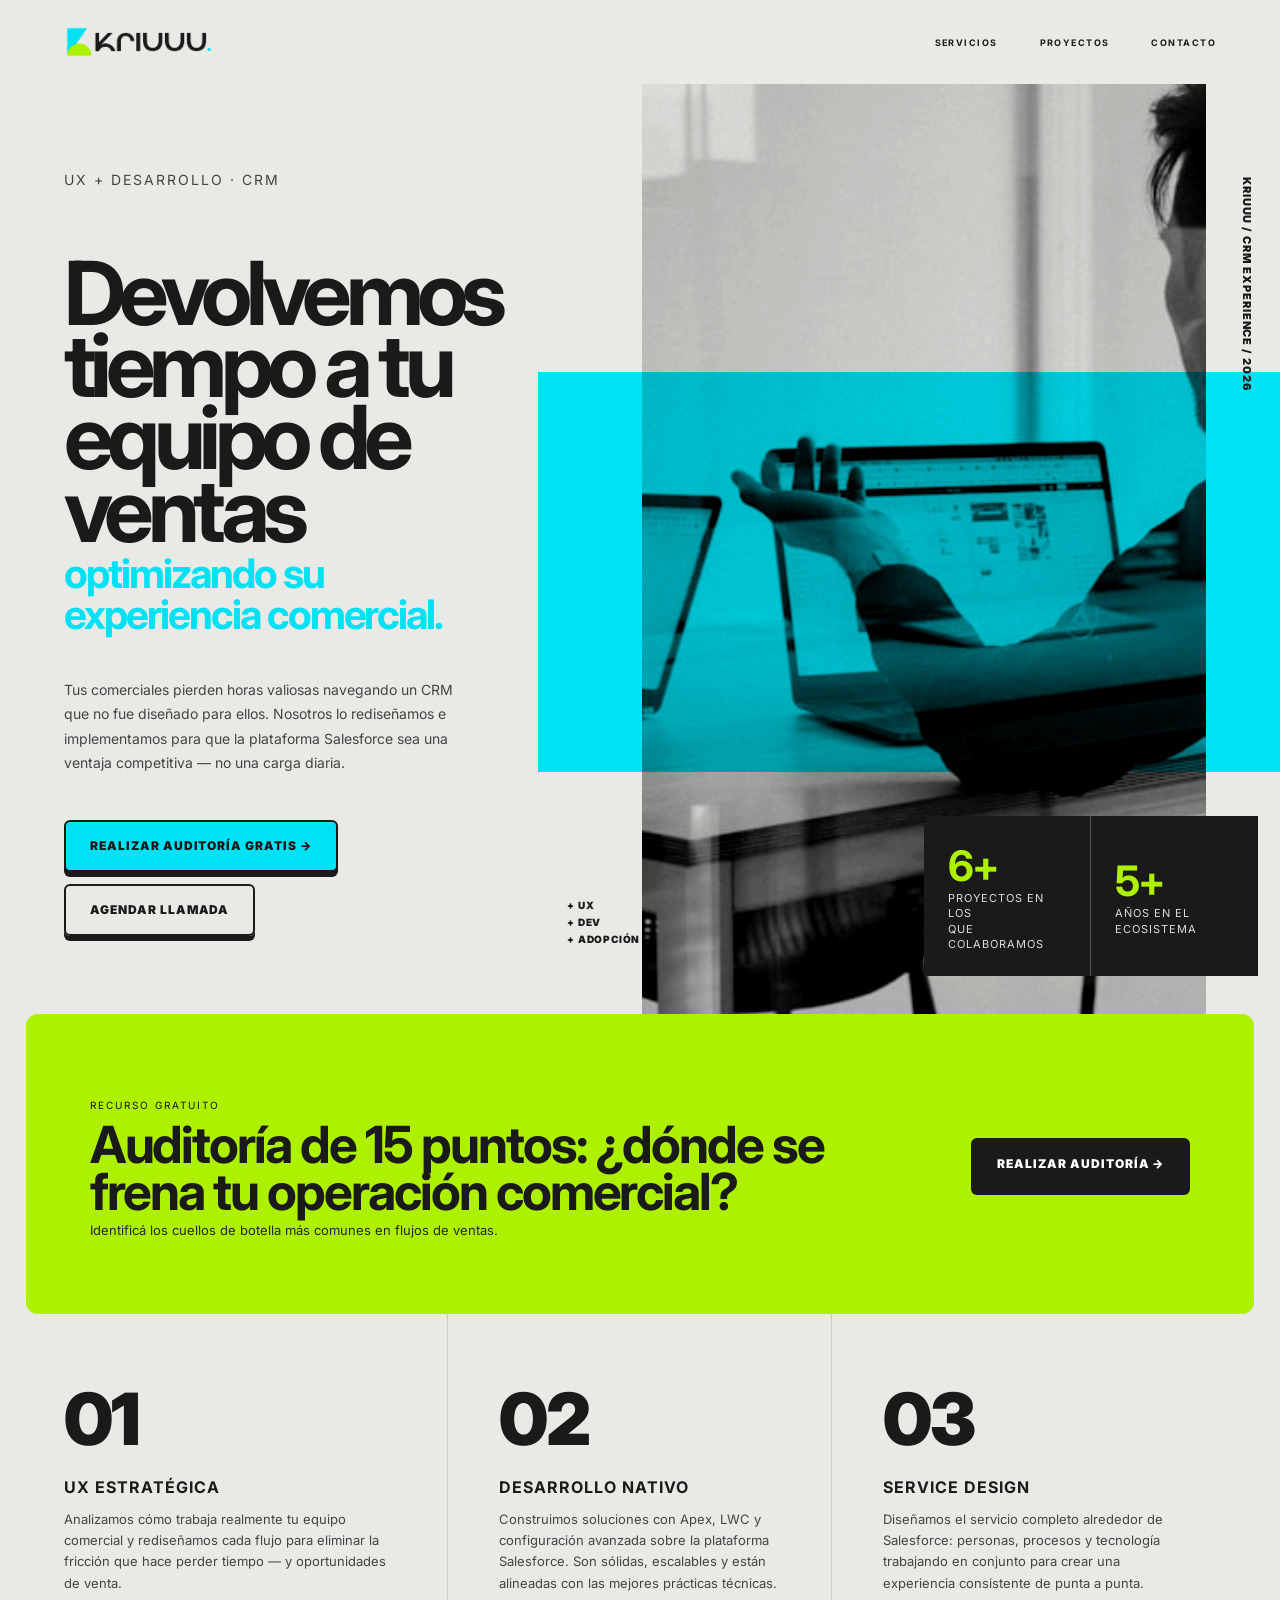
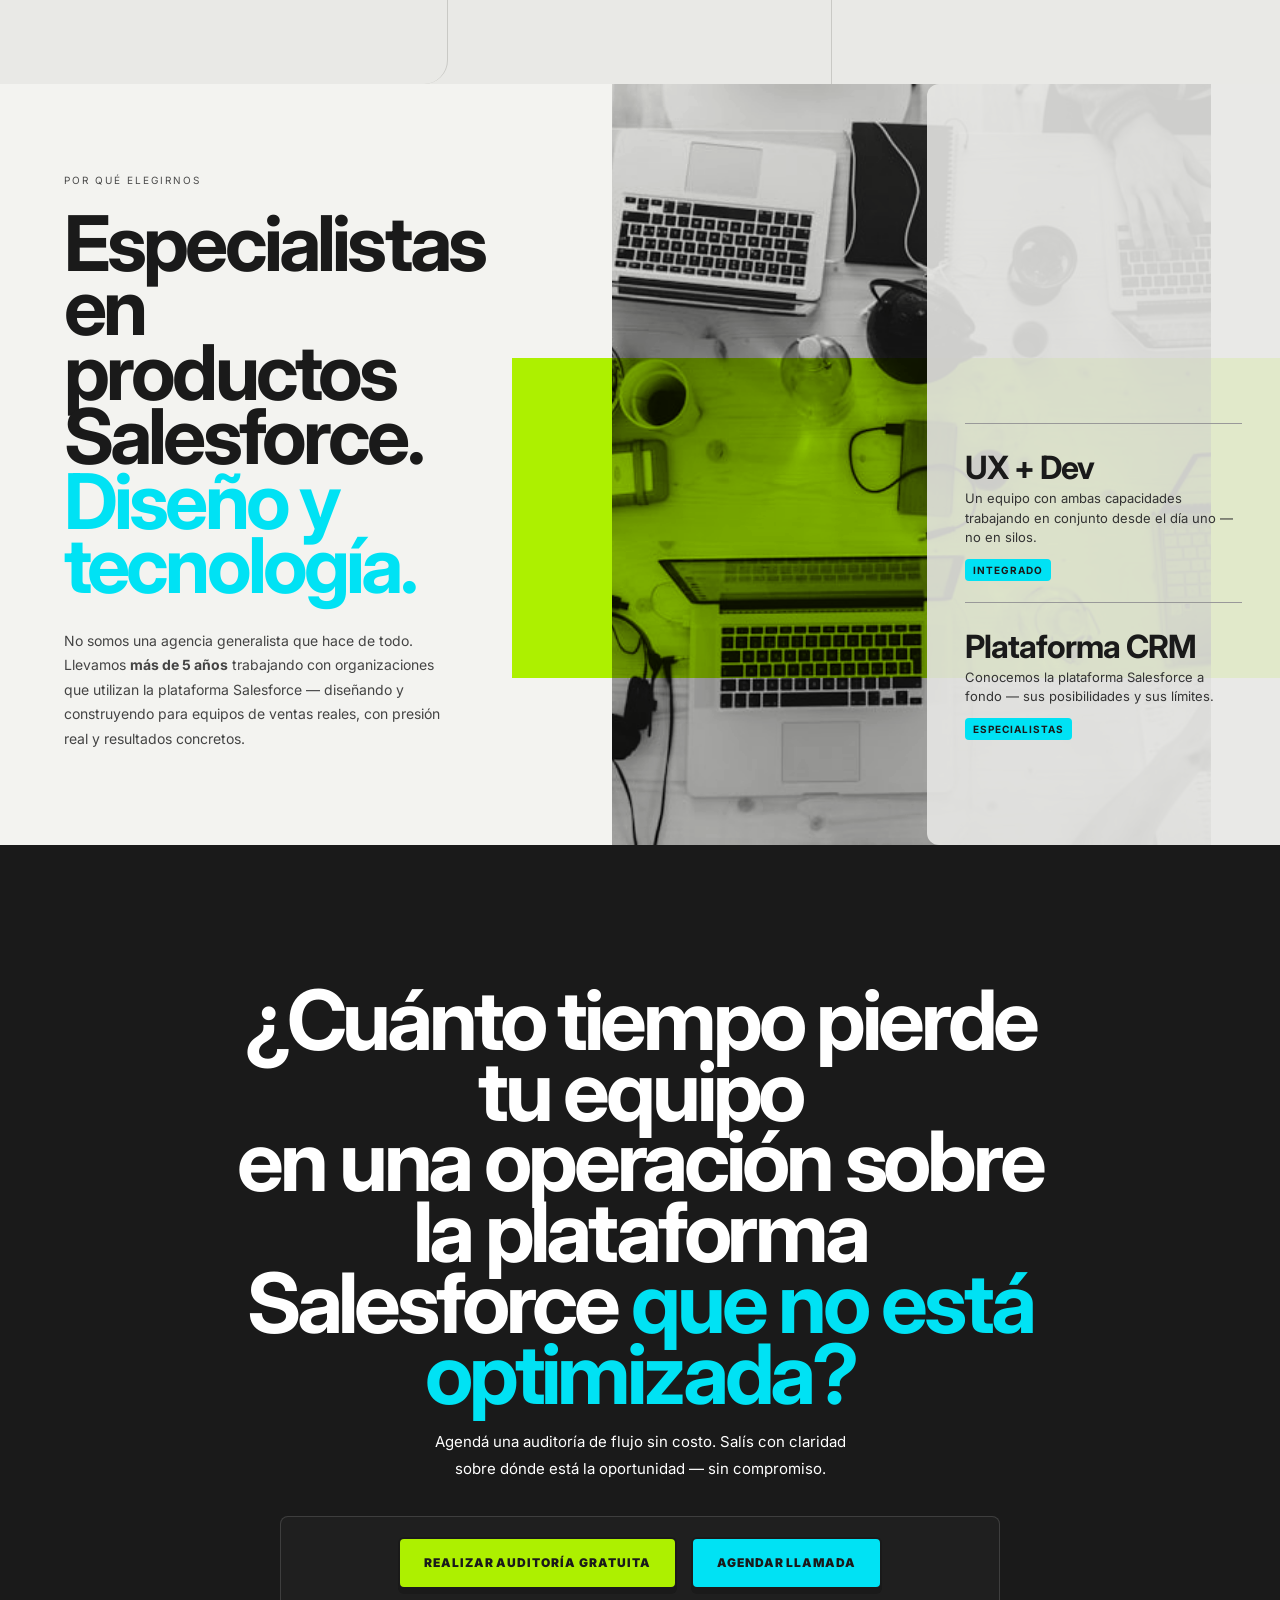
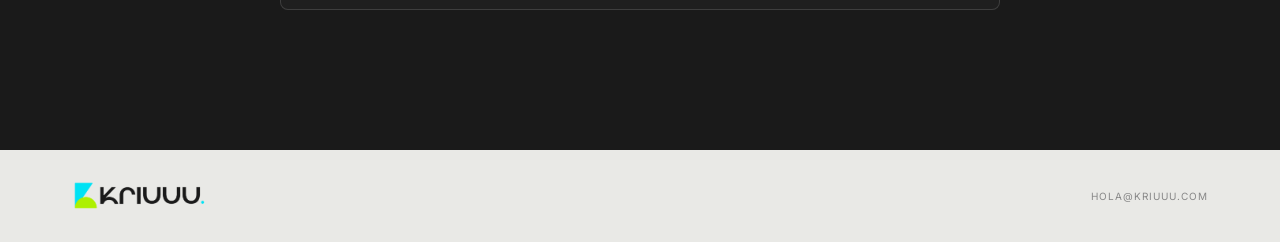
<file: index.html>
<!doctype html>
<html lang="es">
  <head>
    <meta charset="UTF-8" />
    <meta name="viewport" content="width=device-width, initial-scale=1" />
    <meta name="description" content="Diseño de experiencia y desarrollo CRM para equipos comerciales." />
    <title>kriuuu — Experiencia comercial + Desarrollo</title>
    <!-- Google Analytics -->
    <script async src="https://www.googletagmanager.com/gtag/js?id=G-WY45JFNYCJ"></script>
    <script>
      window.dataLayer = window.dataLayer || [];
      function gtag(){dataLayer.push(arguments);}
      gtag('js', new Date());
      gtag('config', 'G-WY45JFNYCJ');
    </script>
    <link rel="icon" type="image/png" href="./favicon.png" />
    <link rel="preconnect" href="https://fonts.googleapis.com" />
    <link rel="preconnect" href="https://fonts.gstatic.com" crossorigin />
    <link href="https://fonts.googleapis.com/css2?family=Inter:wght@400;700;900&display=swap" rel="stylesheet" />
    <link rel="stylesheet" href="./styles.css?v=20261110-15" />
    <script src="./script.js" defer></script>
  </head>
  <body>
    <a class="skip-link" href="#contenido-principal">Saltar al contenido principal</a>
    <header class="nav">
      <a class="logo" href="#contenido-principal" aria-label="Kriuuu - Inicio"><img src="./logo-kriuuu.png" alt="Kriuuu"></a>
      <button class="menu-button" aria-label="Abrir menú" aria-expanded="false">Menú</button>
      <nav class="nav-links" aria-label="Navegación principal">
        <a href="#servicios">Servicios</a>
        <a href="#proyectos">Proyectos</a>
        <a href="#contacto">Contacto</a>
      </nav>
    </header>

    <main id="contenido-principal" tabindex="-1">
      <section class="hero">
        <div class="hero-copy">
          <p class="eyebrow">UX + Desarrollo · CRM</p>
          <h1>Devolvemos tiempo a tu equipo de ventas <em>optimizando su experiencia comercial.</em></h1>
          <p class="body-copy">Tus comerciales pierden horas valiosas navegando un CRM que no fue diseñado para ellos. Nosotros lo rediseñamos e implementamos para que la plataforma Salesforce sea una ventaja competitiva — no una carga diaria.</p>
          <div class="button-row">
            <a class="button button-teal" href="./auditoria.html">Realizar auditoría gratis →</a>
            <a class="button button-outline" href="https://calendly.com/mmartinez-kriuuu/kriuuu-auditoria-salesforce" target="_blank" rel="noopener noreferrer">Agendar llamada</a>
          </div>
        </div>
        <div class="hero-visual">
          <img src="./hero.jpg" alt="Profesional trabajando en una laptop" />
          <div class="teal-overlay"></div>
          <div class="stats">
            <div class="stat"><strong>6+</strong><span>Proyectos en los<br />que colaboramos</span></div>
            <div class="stat"><strong>5+</strong><span>Años en el<br />ecosistema</span></div>
          </div>
        </div>
      </section>

      <section class="resource" id="recurso">
        <div>
          <p class="eyebrow">Recurso gratuito</p>
          <h2>Auditoría de 15 puntos: ¿dónde se frena tu operación comercial?</h2>
          <p>Identificá los cuellos de botella más comunes en flujos de ventas.</p>
        </div>
        <a class="button button-dark" href="./auditoria.html">Realizar auditoría →</a>
      </section>

      <section class="services" id="servicios">
        <article><span>01</span><h3>UX estratégica</h3><p>Analizamos cómo trabaja realmente tu equipo comercial y rediseñamos cada flujo para eliminar la fricción que hace perder tiempo — y oportunidades de venta.</p></article>
        <article><span>02</span><h3>Desarrollo nativo</h3><p>Construimos soluciones con Apex, LWC y configuración avanzada sobre la plataforma Salesforce. Son sólidas, escalables y están alineadas con las mejores prácticas técnicas.</p></article>
        <article><span>03</span><h3>Service Design</h3><p>Diseñamos el servicio completo alrededor de Salesforce: personas, procesos y tecnología trabajando en conjunto para crear una experiencia consistente de punta a punta.</p></article>
      </section>

      <section class="about" id="proyectos">
        <div class="about-copy">
          <p class="eyebrow">Por qué elegirnos</p>
          <h2>Especialistas en<br />productos Salesforce.<br /><em>Diseño y tecnología.</em></h2>
          <p>No somos una agencia generalista que hace de todo. Llevamos <strong>más de 5 años</strong> trabajando con organizaciones que utilizan la plataforma Salesforce — diseñando y construyendo para equipos de ventas reales, con presión real y resultados concretos.</p>
        </div>
        <div class="about-visual">
          <img src="./about.png" alt="Vista superior de un equipo trabajando con computadoras" />
          <div class="teal-overlay"></div>
          <div class="capabilities">
            <article><h3>UX + Dev</h3><p>Un equipo con ambas capacidades trabajando en conjunto desde el día uno — no en silos.</p><span>Integrado</span></article>
            <article><h3>Plataforma CRM</h3><p>Conocemos la plataforma Salesforce a fondo — sus posibilidades y sus límites.</p><span>Especialistas</span></article>
          </div>
        </div>
      </section>

      <section class="cta" id="contacto">
        <h2>¿Cuánto tiempo pierde tu equipo<br />en una operación sobre la plataforma Salesforce <em>que no está optimizada?</em></h2>
        <p>Agendá una auditoría de flujo sin costo. Salís con claridad sobre dónde está la oportunidad — sin compromiso.</p>
        <div class="button-row">
          <a class="button button-lime" href="./auditoria.html">Realizar auditoría gratuita</a>
          <a class="button button-ghost" href="https://calendly.com/mmartinez-kriuuu/kriuuu-auditoria-salesforce" target="_blank" rel="noopener noreferrer">Agendar llamada</a>
        </div>
      </section>
    </main>

    <footer><a class="logo" href="#contenido-principal" aria-label="Kriuuu - Inicio"><img src="./logo-kriuuu.png" alt="Kriuuu"></a><a href="mailto:hola@kriuuu.com">hola@kriuuu.com</a></footer>
  </body>
</html>
</file>
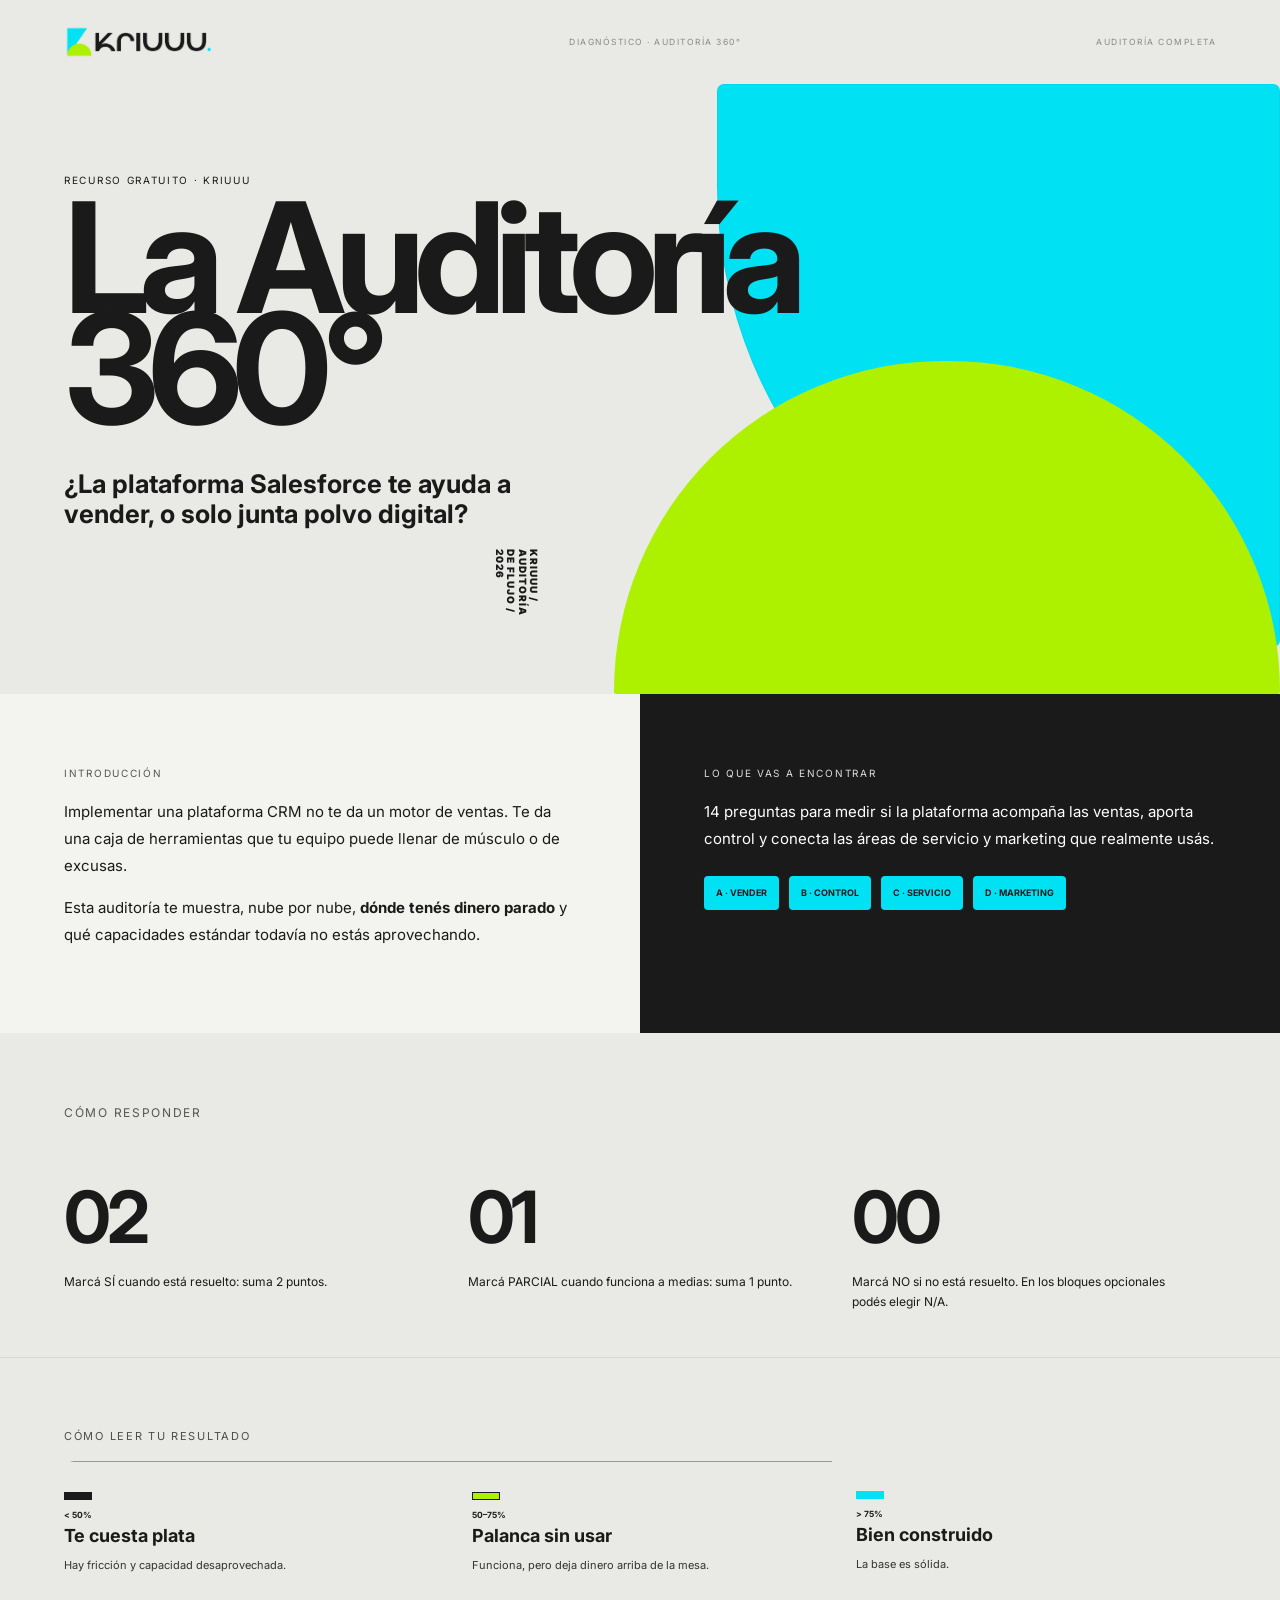
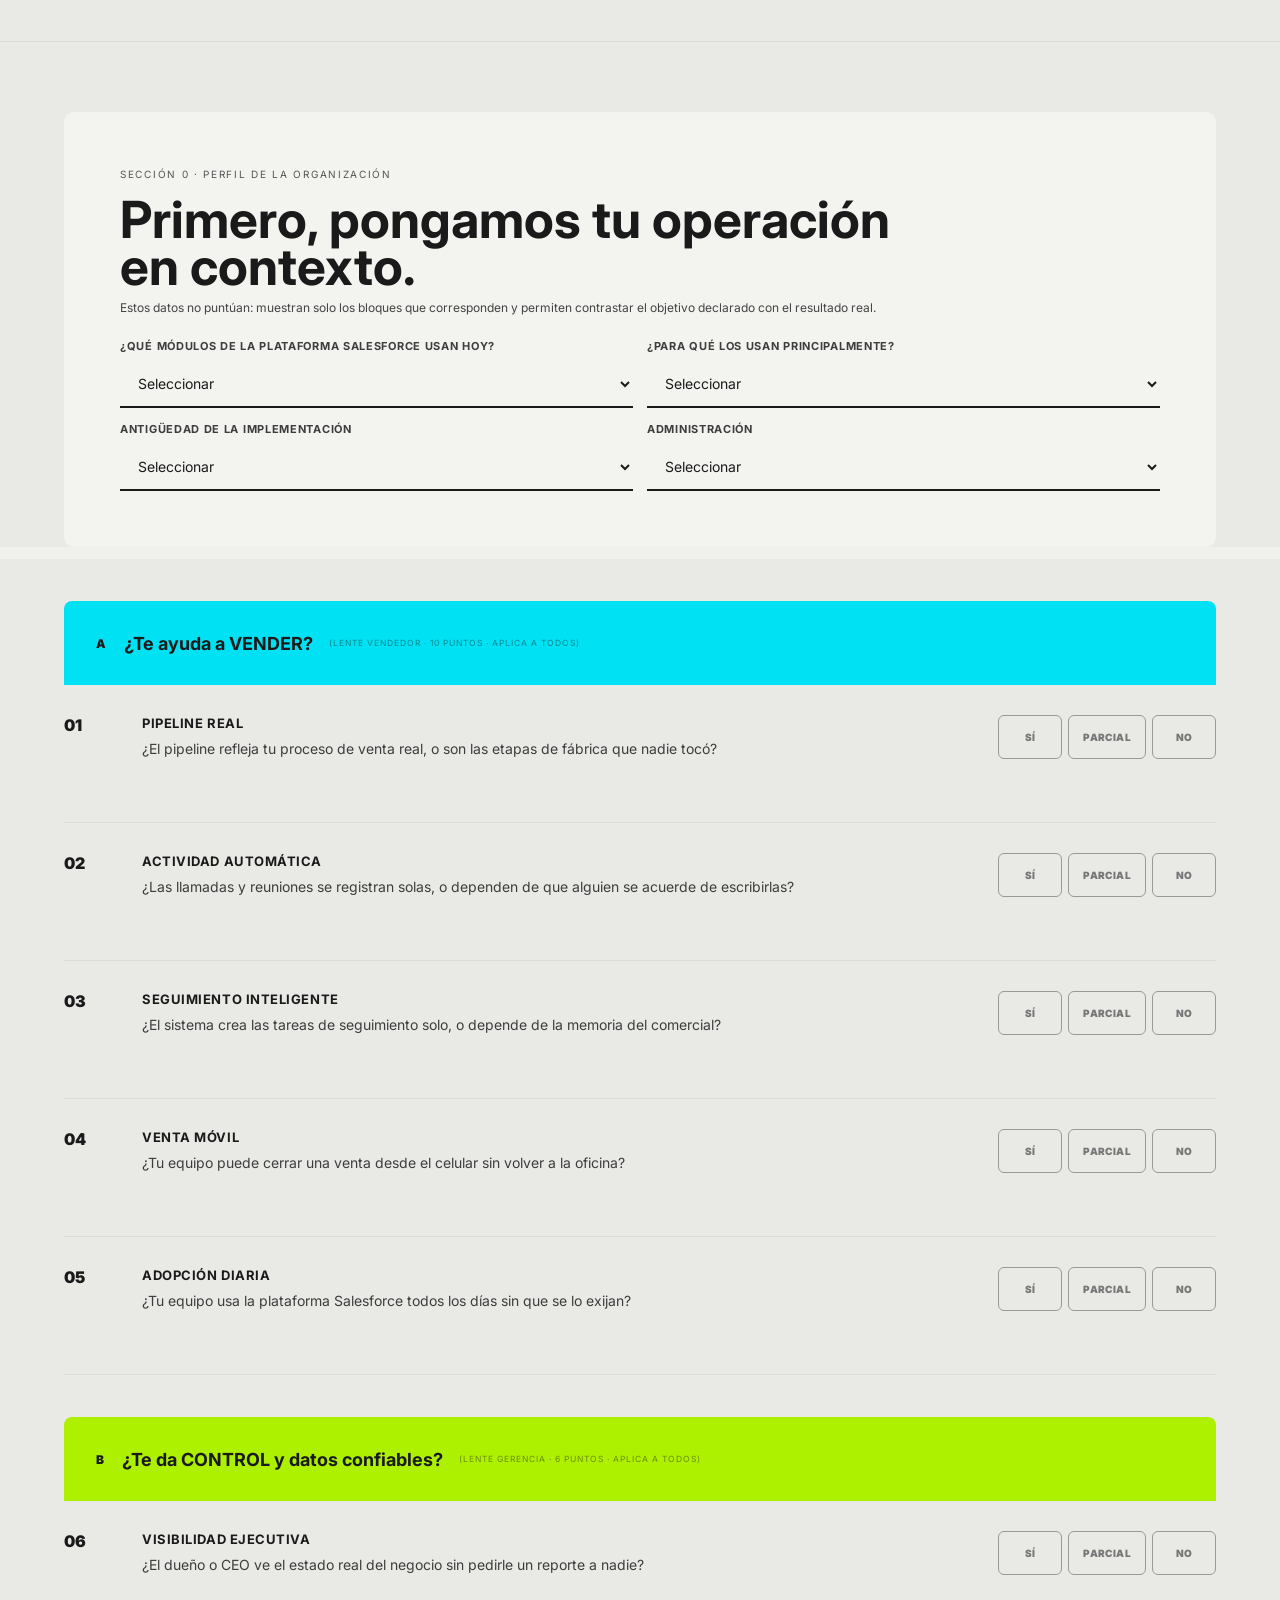
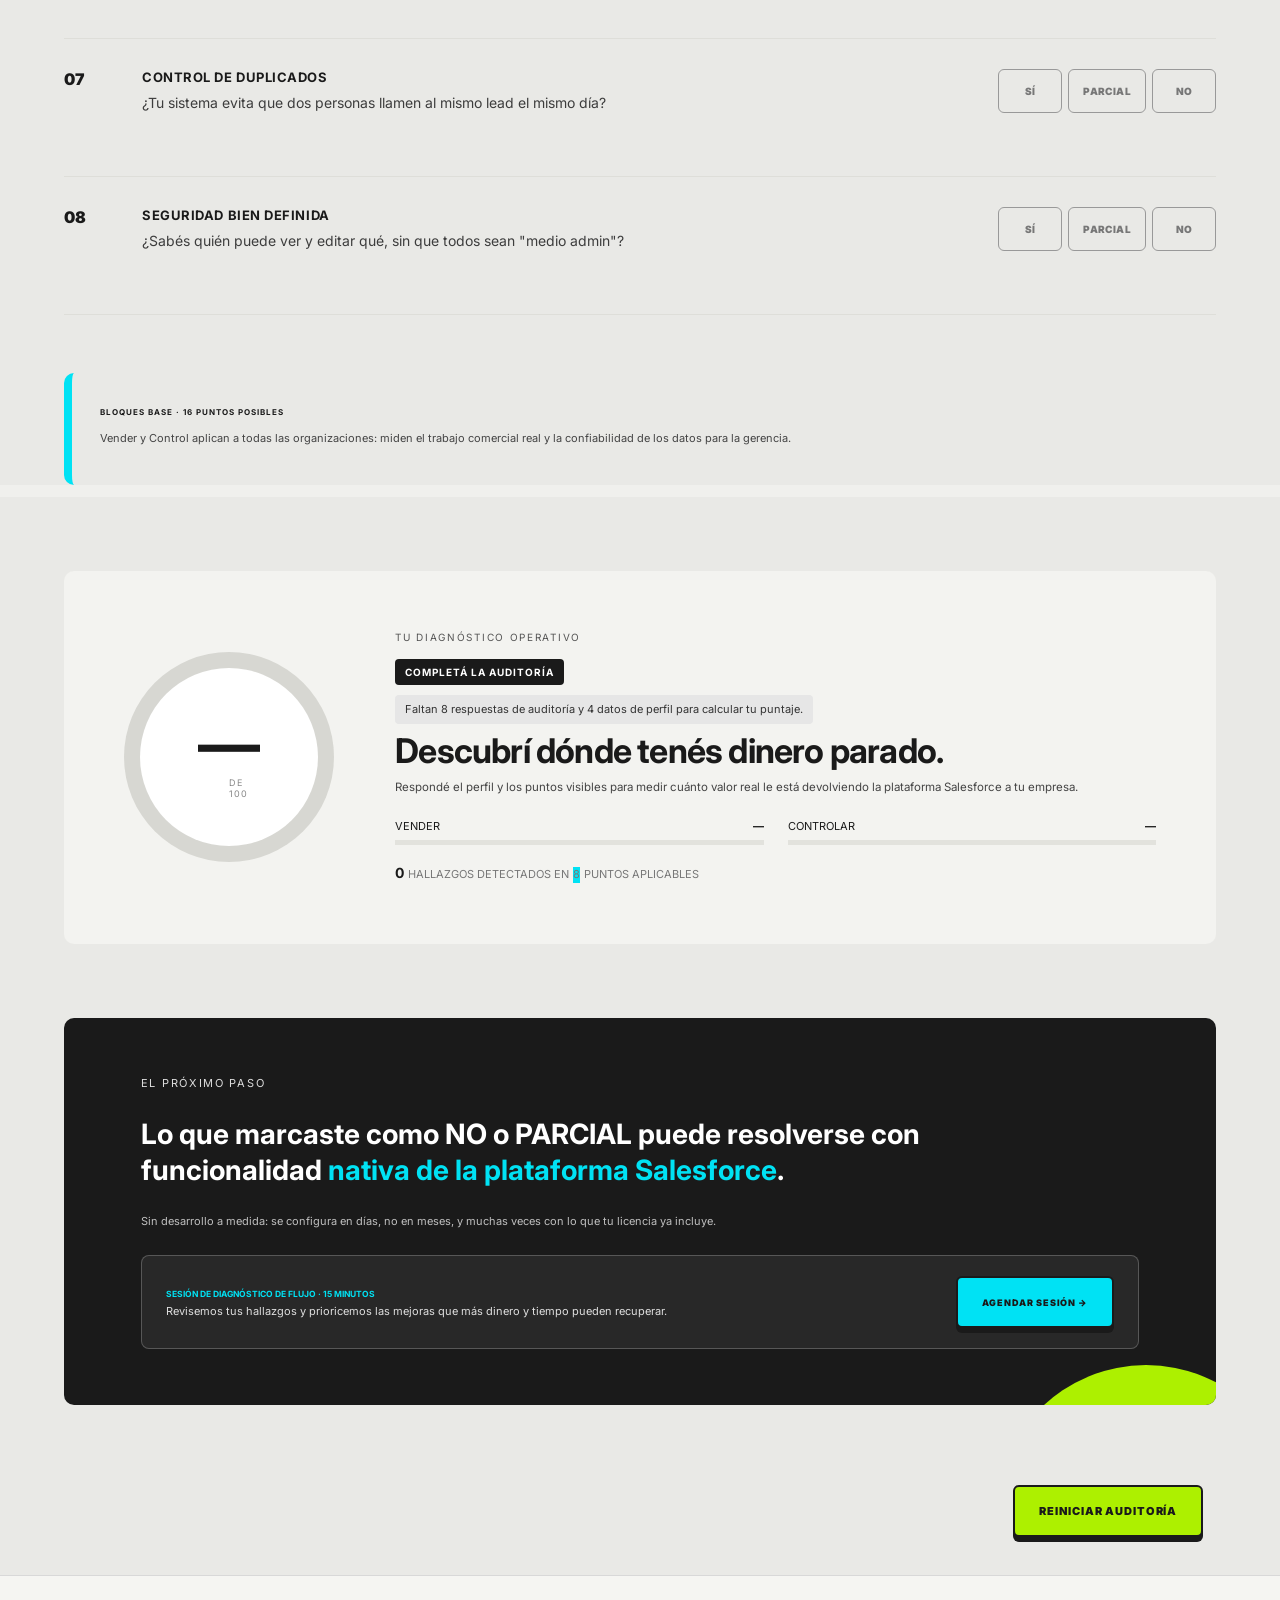
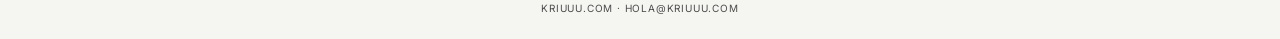
<file: auditoria.html>
<!doctype html>
<html lang="es">
<head>
  <meta charset="UTF-8"><meta name="viewport" content="width=device-width,initial-scale=1">
  <title>Auditoría 360° de adopción y operación — kriuuu</title>
  <!-- Google Analytics -->
  <script async src="https://www.googletagmanager.com/gtag/js?id=G-WY45JFNYCJ"></script>
  <script>
    window.dataLayer = window.dataLayer || [];
    function gtag(){dataLayer.push(arguments);}
    gtag('js', new Date());
    gtag('config', 'G-WY45JFNYCJ');
  </script>
  <link rel="icon" type="image/png" href="./favicon.png">
  <link rel="preconnect" href="https://fonts.googleapis.com"><link rel="preconnect" href="https://fonts.gstatic.com" crossorigin>
  <link href="https://fonts.googleapis.com/css2?family=Inter:wght@400;700;900&display=swap" rel="stylesheet">
  <link rel="stylesheet" href="./styles.css?v=20261110-15"><script src="./auditoria.js?v=20261110-8" defer></script>
</head>
<body class="audit-body"><a class="skip-link" href="#auditoria-principal">Saltar a la auditoría</a><main class="audit-page" id="auditoria-principal" tabindex="-1">
  <header class="audit-header"><a class="logo" href="./index.html" aria-label="Kriuuu - Volver al inicio"><img src="./logo-kriuuu.png" alt="Kriuuu"></a><span>Diagnóstico · Auditoría 360°</span><span>Auditoría completa</span></header>
  <section class="audit-step active" data-step="1">
    <div class="audit-cover"><p class="audit-kicker">Recurso gratuito · kriuuu</p><h1>La Auditoría<br>360°</h1><h2>¿La plataforma Salesforce te ayuda a vender, o solo junta polvo digital?</h2></div>
    <div class="audit-intro">
      <article><p class="audit-kicker">Introducción</p><p>Implementar una plataforma CRM no te da un motor de ventas. Te da una caja de herramientas que tu equipo puede llenar de músculo o de excusas.</p><p>Esta auditoría te muestra, nube por nube, <strong>dónde tenés dinero parado</strong> y qué capacidades estándar todavía no estás aprovechando.</p></article>
      <article class="intro-dark"><p class="audit-kicker">Lo que vas a encontrar</p><p>14 preguntas para medir si la plataforma acompaña las ventas, aporta control y conecta las áreas de servicio y marketing que realmente usás.</p><div class="audit-tags"><span>A · Vender</span><span>B · Control</span><span>C · Servicio</span><span>D · Marketing</span></div></article>
    </div>
    <div class="audit-how"><p class="audit-kicker">Cómo responder</p><div><article><b>02</b><p>Marcá SÍ cuando está resuelto: suma 2 puntos.</p></article><article><b>01</b><p>Marcá PARCIAL cuando funciona a medias: suma 1 punto.</p></article><article><b>00</b><p>Marcá NO si no está resuelto. En los bloques opcionales podés elegir N/A.</p></article></div></div>
    <div class="result-guide"><p class="audit-kicker">Cómo leer tu resultado</p><div><article class="urgent"><i></i><b>&lt; 50%</b><strong>Te cuesta plata</strong><p>Hay fricción y capacidad desaprovechada.</p></article><article class="improvable"><i></i><b>50–75%</b><strong>Palanca sin usar</strong><p>Funciona, pero deja dinero arriba de la mesa.</p></article><article class="excellent"><i></i><b>&gt; 75%</b><strong>Bien construido</strong><p>La base es sólida.</p></article></div></div>
    <section class="audit-profile"><p class="audit-kicker">Sección 0 · Perfil de la organización</p><h2>Primero, pongamos tu operación en contexto.</h2><p>Estos datos no puntúan: muestran solo los bloques que corresponden y permiten contrastar el objetivo declarado con el resultado real.</p><div><label>¿Qué módulos de la plataforma Salesforce usan hoy?<select id="profile-products"><option value="">Seleccionar</option><option value="sales">Ventas</option><option value="service">Servicio</option><option value="marketing">Marketing</option><option value="multiple">Varias</option></select></label><label>¿Para qué los usan principalmente?<select id="profile-objective"><option value="">Seleccionar</option><option value="sell">Para que el equipo venda mejor</option><option value="control">Para que la gerencia vea números y registre</option><option value="both">Las dos</option></select></label><label>Antigüedad de la implementación<select id="profile-age"><option value="">Seleccionar</option><option>Menos de 1 año</option><option>1 a 3 años</option><option>Más de 3 años</option></select></label><label>Administración<select id="profile-administration"><option value="">Seleccionar</option><option>Administrador interno</option><option>Partner externo</option><option>Modelo mixto</option></select></label></div></section>
    <div class="audit-actions"><a href="./index.html">← Volver a la landing</a></div>
  </section>
  <section class="audit-step" data-step="2"><div id="questions-one"></div><div class="audit-note"><b>Bloques base · 16 puntos posibles</b><p>Vender y Control aplican a todas las organizaciones: miden el trabajo comercial real y la confiabilidad de los datos para la gerencia.</p></div></section>
  <section class="audit-step" data-step="3"><div id="questions-two"></div>
    <section class="audit-result" id="audit-result">
      <div class="result-preview" id="result-preview"><div class="score-ring" id="score-ring"><div><strong id="score-value">—</strong><span>de 100</span></div></div><div class="result-content"><p class="audit-kicker">Tu diagnóstico operativo</p><span class="result-status" id="result-status">Completá la auditoría</span><p class="answers-missing" id="answers-missing">Faltan respuestas para calcular tu puntaje.</p><h2 id="result-title">Descubrí dónde tenés dinero parado.</h2><p id="result-copy">Respondé los puntos visibles para medir cuánto valor real le está devolviendo la plataforma Salesforce a tu empresa.</p><div class="category-scores"><div><span>Vender</span><b id="selling-score">—</b><i><span id="selling-bar"></span></i></div><div><span>Controlar</span><b id="control-score">—</b><i><span id="control-bar"></span></i></div></div><div class="mode-verdict" id="mode-verdict" hidden><span>Veredicto de modo</span><strong id="mode-verdict-text"></strong><p id="contrast-note" hidden></p></div><p class="result-count"><strong id="no-count">0</strong> hallazgos detectados en <span id="applicable-count">8</span> puntos aplicables</p></div></div>
      <section class="audit-lead" id="result-gate" aria-labelledby="lead-title" hidden>
      <p class="audit-kicker">Tu diagnóstico está listo</p>
      <h2 id="lead-title">Desbloqueá tu resultado y llegá a la reunión con prioridades claras.</h2>
      <p>Completá tus datos para revelar ahora el puntaje, los gráficos y los hallazgos. Guardaremos el diagnóstico para poder revisarlo juntos.</p>
      <form id="lead-form">
        <div class="lead-fields">
          <label>Nombre y apellido<input name="name" autocomplete="name" required maxlength="100"></label>
          <label>Email de trabajo<input name="email" type="email" autocomplete="email" required maxlength="160"></label>
          <label>Empresa<input name="company" autocomplete="organization" maxlength="120"></label>
          <label>Rol<input name="role" autocomplete="organization-title" maxlength="100"></label>
        </div>
        <label class="lead-consent"><input name="consent" type="checkbox" required><span>Acepto que Kriuuu guarde mis respuestas y me contacte sobre esta auditoría y servicios relacionados. Puedo solicitar la eliminación de mis datos escribiendo a hola@kriuuu.com.</span></label>
        <button type="submit" id="lead-submit">Guardar resultado y contactarme →</button>
        <p class="lead-message" id="lead-message" role="status" aria-live="polite"></p>
      </form>
      </section>
    </section>
    <section class="audit-offer"><p class="audit-kicker">El próximo paso</p><h2>Lo que marcaste como NO o PARCIAL puede resolverse con funcionalidad <em>nativa de la plataforma Salesforce</em>.</h2><p>Sin desarrollo a medida: se configura en días, no en meses, y muchas veces con lo que tu licencia ya incluye.</p><div><p><b>Sesión de diagnóstico de flujo · 15 minutos</b><br>Revisemos tus hallazgos y prioricemos las mejoras que más dinero y tiempo pueden recuperar.</p><a href="https://calendly.com/mmartinez-kriuuu/kriuuu-auditoria-salesforce" target="_blank" rel="noopener noreferrer">Agendar sesión →</a></div></section>
    <div class="audit-actions"><button id="restart">Reiniciar auditoría</button></div>
  </section>
  <footer class="audit-footer">kriuuu.com · hola@kriuuu.com</footer>
</main></body></html>
</file>
<file: styles.css>
:root { --ink:#1a1a1a; --text:#444; --line:#d8d8d8; --teal:#00e2f4; --deep-teal:#00e2f4; --lime:#adf000; }
* { box-sizing:border-box; }
html { scroll-behavior:smooth; }
body { margin:0; color:var(--ink); background:#fff; font-family:Inter,Arial,sans-serif; }
a { color:inherit; text-decoration:none; }
.nav { height:116px; padding:0 5.6vw; border-bottom:1px solid var(--line); display:flex; align-items:center; justify-content:space-between; }
.logo { width:170px; display:inline-flex; align-items:center; flex:none; }
.logo img { display:block; width:100%; height:auto; }
.nav-links { display:flex; gap:32px; }
.nav-links a,.eyebrow { color:#555; font-size:10px; letter-spacing:2px; text-transform:uppercase; }
.menu-button { display:none; border:0; background:none; font:700 11px Inter; text-transform:uppercase; letter-spacing:1px; }
.hero,.about { min-height:620px; display:grid; grid-template-columns:1fr 1fr; border-bottom:1px solid var(--line); }
.hero { min-height:740px; }
.hero-copy,.about-copy { padding:80px 11%; display:flex; flex-direction:column; justify-content:center; border-right:1px solid var(--line); }
.hero h1 { max-width:560px; margin:32px 0 24px; font-size:40px; line-height:1.06; letter-spacing:-1.5px; }
em { color:var(--teal); font-style:normal; }
.body-copy { max-width:400px; }
.hero-copy p,.about-copy>p:last-child { font-size:14px; line-height:1.75; color:var(--text); }
.button-row { display:flex; gap:12px; flex-wrap:wrap; margin-top:30px; }
.button { min-height:48px; padding:0 22px; display:inline-flex; align-items:center; justify-content:center; font-size:11px; font-weight:700; letter-spacing:1.1px; text-align:center; text-transform:uppercase; transition:transform .18s,background .18s; }
.button:hover { transform:translateY(-2px); }
.button-teal { color:#fff; background:var(--teal); }
.button-outline { border:2px solid var(--ink); }
.hero-visual,.about-visual { position:relative; overflow:hidden; min-height:520px; }
.hero-visual>img,.about-visual>img { width:100%; height:100%; object-fit:cover; position:absolute; }
.teal-overlay { position:absolute; inset:0; background:rgba(0,226,244,.82); }
.stats { position:absolute; left:7%; right:7%; bottom:48px; display:grid; grid-template-columns:1fr 1fr; }
.stat { min-height:154px; padding:34px 32px 0; border-top:2px solid rgba(255,255,255,.25); }
.stat:first-child { border-right:1px solid rgba(255,255,255,.25); }
.stat strong { display:block; color:var(--teal); font-size:45px; letter-spacing:-2px; }
.stat span { color:rgba(255,255,255,.85); font-size:11px; line-height:1.4; letter-spacing:1px; text-transform:uppercase; }
.resource { min-height:231px; padding:60px 5.6%; color:var(--ink); background:var(--lime); display:flex; align-items:center; justify-content:space-between; gap:40px; }
.resource h2 { margin:10px 0 8px; font-size:20px; letter-spacing:-.5px; }
.resource p:last-child { margin:0; color:#292929; font-size:13px; }
.button-dark { color:#fff; background:var(--ink); flex:none; }
.services { display:grid; grid-template-columns:repeat(3,1fr); border-bottom:1px solid var(--line); }
.services article { min-height:296px; padding:78px 4%; border-right:1px solid var(--line); }
.services article:last-child { border:0; }
.services span { color:var(--line); font-size:35px; font-weight:900; letter-spacing:-2px; }
.services h3 { margin:6px 0 12px; font-size:13px; letter-spacing:1px; text-transform:uppercase; }
.services p { margin:0; color:var(--text); font-size:13px; line-height:1.65; }
.services strong { color:var(--deep-teal); }
.about-copy h2 { margin:16px 0; font-size:36px; line-height:1.1; letter-spacing:-1px; }
.about-copy>p:last-child { max-width:380px; }
.capabilities { position:absolute; inset:0; padding:17% 10%; display:flex; flex-direction:column; justify-content:center; color:#fff; }
.capabilities article { padding:0 0 40px; border-bottom:1px solid rgba(255,255,255,.2); }
.capabilities article+article { padding-top:40px; border:0; }
.capabilities h3 { margin:0 0 2px; font-size:32px; letter-spacing:-1px; }
.capabilities p { margin:0 0 10px; font-size:13px; line-height:1.5; color:rgba(255,255,255,.9); }
.capabilities span { padding:5px 8px; color:var(--ink); background:var(--teal); font-size:10px; font-weight:700; letter-spacing:1px; text-transform:uppercase; }
.cta { min-height:654px; padding:150px 24px; color:#fff; background:var(--ink); text-align:center; }
.cta h2 { margin:0 auto; max-width:680px; font-size:43px; line-height:1.05; letter-spacing:-1.5px; }
.cta h2 em { color:var(--teal); }
.cta>p { max-width:420px; margin:20px auto; color:#aaa; font-size:14px; line-height:1.75; }
.cta .button-row { justify-content:center; }
.button-lime { color:var(--ink); background:var(--teal); }
.button-ghost { border:2px solid #555; }
footer { height:126px; padding:0 5.6%; display:flex; align-items:center; justify-content:space-between; border-top:1px solid var(--line); }
footer .logo { width:135px; }
footer>a:last-child { color:#888; font-size:10px; letter-spacing:1px; text-transform:uppercase; }
@media (max-width:800px) {
  .nav { height:82px; }
  .menu-button { display:block; }
  .nav-links { display:none; position:absolute; z-index:10; top:82px; left:0; right:0; padding:24px; background:#fff; border-bottom:1px solid var(--line); }
  .nav-links.open { display:flex; flex-direction:column; }
  .hero,.about { grid-template-columns:1fr; }
  .hero-copy,.about-copy { padding:72px 7%; border-right:0; }
  .hero h1 { font-size:36px; }
  .hero-visual { min-height:590px; }
  .about-visual { min-height:560px; }
  .resource { align-items:flex-start; flex-direction:column; }
  .services { grid-template-columns:1fr; }
  .services article { min-height:0; padding:52px 7%; border-right:0; border-bottom:1px solid var(--line); }
  .cta { min-height:580px; padding:100px 7%; }
  .cta h2 { font-size:36px; }
}
@media (max-width:480px) {
  .logo { width:145px; }
  .hero-copy { padding-top:58px; padding-bottom:58px; }
  .hero h1 { font-size:31px; }
  .hero-visual { min-height:500px; }
  .stats { left:5%; right:5%; bottom:28px; }
  .stat { padding:25px 18px 0; }
  .stat strong { font-size:38px; }
  .resource { padding:48px 7%; }
  .about-copy h2 { font-size:32px; }
  .capabilities { padding:12% 7%; }
  .capabilities h3 { font-size:28px; }
  .cta h2 { font-size:31px; }
  .button { width:100%; }
}
@media (prefers-reduced-motion:reduce) { html { scroll-behavior:auto; } .button { transition:none; } }
.audit-body{padding:30px 16px;background:#202020}.audit-page{width:min(794px,100%);margin:auto;background:#fff;box-shadow:0 4px 40px #0004}.audit-header{height:52px;padding:0 48px;display:flex;align-items:center;justify-content:space-between;border-bottom:1px solid var(--line);color:#888;font-size:8.5px;letter-spacing:1.5px;text-transform:uppercase}.audit-header a{color:var(--ink);font-size:21px;font-weight:900;letter-spacing:-1.5px;text-transform:none}.audit-step{display:none}.audit-step.active{display:block}.audit-kicker{margin:0 0 16px;color:#888;font-size:8.5px;letter-spacing:1.7px;text-transform:uppercase}.audit-cover{padding:48px;min-height:253px;background:var(--lime)}.audit-cover .audit-kicker{color:#555}.audit-cover h1{margin:0 0 8px;font-size:44px;line-height:1.02;letter-spacing:-2.5px}.audit-cover h2{margin:0;font-size:17px}.audit-intro{display:grid;grid-template-columns:1fr 1fr;border-bottom:1px solid var(--line)}.audit-intro article{min-height:240px;padding:32px 48px;font-size:11.5px;line-height:1.75}.intro-dark{color:#fff;background:var(--ink)}.intro-dark .audit-kicker{color:#ffffff66}.audit-tags{display:flex;gap:6px;flex-wrap:wrap}.audit-tags span{padding:5px 8px;color:var(--ink);background:var(--lime);font-size:7.5px;font-weight:700;text-transform:uppercase}.audit-how,.result-guide{padding:28px 48px 0;border-bottom:1px solid var(--line)}.audit-how>div{display:grid;grid-template-columns:repeat(3,1fr)}.audit-how article{min-height:120px;padding-right:20px}.audit-how article+article{padding-left:20px;border-left:1px solid var(--line)}.audit-how b{color:var(--line);font-size:32px}.audit-how p{font-size:10px;line-height:1.65}.result-guide>div{display:grid;grid-template-columns:repeat(4,1fr);border:1px solid var(--line)}.result-guide article{min-height:123px;padding:18px;border-right:1px solid var(--line)}.result-guide article:last-child{border:0}.result-guide i{display:block;width:8px;height:8px;margin-bottom:10px;background:currentColor}.result-guide b{display:block;color:var(--ink);font-size:8.5px}.result-guide strong{display:block;margin:5px 0;font-size:13px}.result-guide p{color:#888;font-size:8.5px;line-height:1.5}.excellent{color:var(--teal)}.improvable{color:#c8b800}.critical{color:#e07800}.urgent{color:#d4183d}.audit-actions{padding:32px 48px;display:flex;justify-content:space-between;gap:16px}.audit-actions button,.audit-actions a{border:0;padding:14px 20px;background:var(--lime);font:700 9px Inter;letter-spacing:1px;text-transform:uppercase;cursor:pointer}.audit-actions .back,.audit-actions a{color:#666;background:#f2f2f2}.question-category>header{height:48px;padding:0 48px;display:flex;align-items:center;gap:16px}.question-category>header span{font-size:10px;font-weight:900;letter-spacing:2px}.question-category>header b{font-size:13px}.question-category>header small{opacity:.45;font-size:8.5px;letter-spacing:1px;text-transform:uppercase}.question-category.ux>header{background:var(--teal)}.question-category.adoption>header{color:#fff;background:var(--deep-teal)}.question-category.data>header{color:#fff;background:var(--ink)}.question-category>div{padding:0 48px}.question{min-height:84px;padding:18px 0;display:grid;grid-template-columns:48px 1fr auto;gap:20px;border-bottom:1px solid var(--line)}.question>span{font-size:13px;font-weight:900;color:var(--teal)}.adoption .question>span{color:var(--deep-teal)}.data .question>span{color:#999}.question h3{margin:0 0 6px;font-size:11px;letter-spacing:.55px;text-transform:uppercase}.question p{margin:0;color:var(--text);font-size:11px;line-height:1.7}.question fieldset{margin:0;padding:0;display:flex;gap:6px;border:0}.question label{width:34px;height:28px;display:flex;align-items:center;justify-content:center;border:1px solid var(--line);color:#777;font-size:8px;font-weight:700;cursor:pointer}.question label:has(input:checked){color:#fff;border-color:var(--deep-teal);background:var(--deep-teal)}.question input{position:absolute;opacity:0}.audit-note{margin:40px 48px 0;padding:14px 16px;border-top:1px solid var(--line);border-left:4px solid var(--deep-teal)}.audit-note b{color:var(--deep-teal);font-size:8px;letter-spacing:1px;text-transform:uppercase}.audit-note p{color:var(--text);font-size:9px;line-height:1.6}.audit-result{margin:32px 48px;padding:28px;border:1px solid var(--line)}.audit-result h2{margin:0;font-size:28px}.audit-result>p:last-of-type{color:var(--text);font-size:12px}.audit-result>div{height:8px;background:#eee}.audit-result>div span{display:block;width:0;height:100%;background:var(--teal);transition:width .3s}.audit-offer{margin:24px 48px;padding:36px 40px;color:#fff;background:var(--ink)}.audit-offer .audit-kicker{color:#ffffff66}.audit-offer h2{font-size:18px;line-height:1.3}.audit-offer h2 em{color:var(--lime)}.audit-offer>p{color:#ffffffb8;font-size:11px;line-height:1.75}.audit-offer>div{margin-top:24px;padding:20px 24px;display:grid;grid-template-columns:1fr auto;align-items:center;gap:24px;border:1px solid #ffffff20;background:#ffffff10}.audit-offer>div p{margin:0;color:#ffffffd9;font-size:11px;line-height:1.7}.audit-offer>div b{color:var(--lime);font-size:8.5px;text-transform:uppercase}.audit-offer>div a{padding:14px 18px;color:var(--ink);background:var(--lime);font-size:9px;font-weight:700;text-transform:uppercase}.audit-footer{height:40px;display:flex;align-items:center;justify-content:center;border-top:1px solid var(--line);color:#888;font-size:8px;letter-spacing:.8px;text-transform:uppercase}
@media(max-width:650px){.audit-body{padding:0}.audit-header{padding:0 20px}.audit-header>span:nth-child(2){display:none}.audit-cover{padding:42px 24px}.audit-cover h1{font-size:38px}.audit-intro{grid-template-columns:1fr}.audit-intro article{min-height:0;padding:36px 24px}.audit-how,.result-guide{padding:28px 24px 0}.audit-how>div,.result-guide>div{grid-template-columns:1fr}.audit-how article{min-height:0;padding:20px 0!important;border-left:0!important;border-bottom:1px solid var(--line)}.result-guide article{min-height:0;border-right:0;border-bottom:1px solid var(--line)}.question-category>header,.question-category>div{padding-left:24px;padding-right:24px}.question{grid-template-columns:32px 1fr;gap:12px}.question fieldset{grid-column:2}.question label{width:60px;height:34px}.audit-note,.audit-result,.audit-offer{margin-left:24px;margin-right:24px}.audit-offer{padding:28px 24px}.audit-offer>div{grid-template-columns:1fr}.audit-actions{padding:28px 24px}}

/* Resultado visual e interactivo */
.audit-result{--result-color:#aaa;margin:32px 48px;padding:32px;display:grid;grid-template-columns:180px 1fr;gap:32px;align-items:center;border:1px solid var(--line);background:#f8f8f6}
.audit-result[data-level="excellent"]{--result-color:var(--teal)}.audit-result[data-level="improvable"]{--result-color:#c8b800}.audit-result[data-level="critical"]{--result-color:#e07800}.audit-result[data-level="urgent"]{--result-color:#d4183d}
.audit-result>.score-ring{--score:0deg;width:168px;height:168px;padding:13px;border-radius:50%;background:conic-gradient(var(--result-color) var(--score),#e4e4df 0);transition:background .4s}
.audit-result>.result-content{height:auto;background:transparent}.audit-result>.result-content span{display:inline;width:auto;height:auto;background:transparent;transition:none}.audit-result>.result-content .result-status{display:inline-block;color:#fff;background:var(--result-color)}.audit-result .category-scores i span{display:block;width:0;height:100%;background:var(--result-color);transition:width .4s}
.score-ring>div{height:100%;display:flex;flex-direction:column;align-items:center;justify-content:center;border-radius:50%;background:#fff}.score-ring strong{font-size:50px;line-height:1;letter-spacing:-3px}.score-ring span{margin-top:5px;color:#888;font-size:9px;letter-spacing:1px;text-transform:uppercase}
.result-content h2{max-width:430px;margin:8px 0;font-size:25px;line-height:1.12;letter-spacing:-.8px}.result-content>p:not(.audit-kicker):not(.result-count){margin:0;color:var(--text);font-size:11.5px;line-height:1.65}.result-status{display:inline-block;padding:5px 8px;color:#fff;background:var(--result-color);font-size:8px;font-weight:700;letter-spacing:1px;text-transform:uppercase}
.category-scores{margin-top:22px;display:grid;grid-template-columns:repeat(3,1fr);gap:12px}.category-scores>div{display:grid;grid-template-columns:1fr auto;gap:7px}.category-scores span,.category-scores b{font-size:8px;text-transform:uppercase}.category-scores i{grid-column:1/-1;height:5px;overflow:hidden;background:#e2e2dd}.category-scores i span{display:block;width:0;height:100%;background:var(--result-color);transition:width .4s}.result-count{margin:18px 0 0;color:#777;font-size:9px;text-transform:uppercase}.result-count strong{color:var(--ink);font-size:14px}
@media(max-width:650px){.audit-result{grid-template-columns:1fr;padding:26px}.score-ring{margin:auto}.category-scores{grid-template-columns:1fr}}

/* Flujo continuo: toda la auditoría en una sola página */
.audit-step{display:block}.audit-step[data-step="2"],.audit-step[data-step="3"]{border-top:12px solid #f0f0ed}.audit-step[data-step="1"]>.audit-actions,.audit-step[data-step="2"]>.audit-actions{display:none}.audit-step[data-step="3"]>.audit-actions{justify-content:flex-end}.audit-step[data-step="3"]>.audit-actions .back{display:none}

.answers-missing{display:flex!important;width:fit-content!important;height:auto!important;margin:10px 0 0!important;padding:7px 10px;color:#666!important;background:#ecece7!important;font-size:9px!important;line-height:1.4!important}.answers-missing[hidden]{display:none!important}
.score-ring>div{display:grid;place-content:center;place-items:center;text-align:center}.score-ring strong{display:block;width:100%;margin:0;text-align:center;font-variant-numeric:tabular-nums;letter-spacing:-2px;transform:translateX(-1px)}.score-ring span{display:block;width:100%;height:auto;text-align:center}

/* Respuestas de la Auditoría 360° */
.question fieldset{flex-wrap:wrap;justify-content:flex-end}.question label{width:auto;min-width:38px;padding:0 7px}.question label.na:has(input:checked){color:#444;border-color:#aaa;background:#ddd}.question-category.commercial>header{background:var(--teal)}.question-category.clouds>header{color:#fff;background:var(--ink)}
.audit-profile{margin:32px 48px 0;padding:28px;border:1px solid var(--line);background:#f8f8f6}.audit-profile h2{margin:0 0 8px;font-size:22px}.audit-profile>p:not(.audit-kicker){margin:0;color:var(--text);font-size:10px;line-height:1.6}.audit-profile>div{margin-top:22px;display:grid;grid-template-columns:1fr 1fr;gap:14px}.audit-profile label{display:grid;gap:7px;color:#555;font-size:8px;font-weight:700;letter-spacing:.7px;text-transform:uppercase}.audit-profile input,.audit-profile select{width:100%;height:39px;padding:0 11px;border:1px solid var(--line);border-radius:0;background:#fff;color:var(--ink);font:10px Inter;text-transform:none}.audit-profile input:focus,.audit-profile select:focus{outline:2px solid var(--teal);outline-offset:1px}
@media(max-width:650px){.audit-profile{margin:28px 24px 0;padding:24px}.audit-profile>div{grid-template-columns:1fr}.question fieldset{justify-content:flex-start}}

/* Identidad visual Kriuuu: cyan + lima + negro, auditoría a pantalla completa */
.audit-body{--ink:#1a1a1a;--text:#444;--line:#d8d8d8;--teal:#00e2f4;--deep-teal:#00e2f4;--lime:#adf000;width:100%;padding:0;background:#f5f5f2}
.audit-page{width:100%;max-width:none;margin:0;background:#fff;box-shadow:none;overflow:hidden}
.audit-header{height:82px;padding:0 6vw;border-color:var(--line);background:#fff}.audit-header .logo{width:155px}
.audit-cover{min-height:390px;padding:80px 6vw;color:#fff;background:var(--ink);position:relative;overflow:hidden}.audit-cover:before{content:"";position:absolute;width:300px;height:300px;right:8vw;top:0;background:var(--teal);clip-path:polygon(0 0,100% 0,0 100%)}.audit-cover:after{content:"";position:absolute;width:360px;height:180px;right:3vw;bottom:-1px;border-radius:360px 360px 0 0;background:var(--lime)}.audit-cover .audit-kicker{color:#fff}.audit-cover h1,.audit-cover h2,.audit-cover .audit-kicker{position:relative;z-index:1}.audit-cover h1{font-size:clamp(54px,7vw,104px);letter-spacing:-5px}.audit-cover h2{font-size:clamp(18px,2vw,30px)}
.audit-intro article{min-height:300px;padding:56px 6vw;font-size:14px}.intro-dark{background:var(--ink)}.audit-tags span{color:var(--ink);background:var(--teal)}
.audit-how,.result-guide{padding:48px 6vw 0}.audit-how article{min-height:145px}.audit-how b{color:var(--teal);font-size:42px}.audit-how p{font-size:12px}.result-guide article{min-height:150px;padding:24px}.result-guide strong{font-size:16px}.result-guide p{font-size:10px}.excellent,.improvable{color:var(--teal)}.urgent,.critical{color:var(--lime)}
.audit-profile{margin:48px 6vw 0;padding:40px;background:#f6f4ef}.audit-profile h2{font-size:30px}.audit-profile>p:not(.audit-kicker){font-size:12px}.audit-profile label{font-size:9px}.audit-profile input,.audit-profile select{height:48px;font-size:12px}
.question-category>header{height:64px;padding:0 6vw}.question-category>header b{font-size:16px}.question-category>div{padding:0 6vw}.question-category.commercial>header{color:var(--ink);background:var(--teal)}.question-category.data>header,.question-category.clouds>header{color:var(--ink);background:var(--lime)}
.question{min-height:110px;padding:24px 0;grid-template-columns:58px 1fr auto}.question>span,.data .question>span{color:var(--deep-teal);font-size:16px}.question h3{font-size:12px}.question p{font-size:13px}.question label{min-width:54px;height:36px;padding:0 11px;border-color:#b8b8b8;font-size:8px}.question label:has(input:checked){color:var(--ink);border-color:var(--lime);background:var(--lime)}.question label.na:has(input:checked){color:var(--ink);border-color:var(--teal);background:var(--teal)}
.audit-note{margin:48px 6vw 0;padding:20px 22px;border-left-color:var(--teal)}.audit-note b{color:var(--deep-teal)}.audit-note p{font-size:11px}
.audit-result{margin:56px 6vw;padding:48px;grid-template-columns:220px 1fr;gap:48px;border-color:var(--line);background:#f6f4ef}.audit-result[data-level="excellent"]{--result-color:var(--teal)}.audit-result[data-level="improvable"]{--result-color:var(--lime)}.audit-result[data-level="critical"],.audit-result[data-level="urgent"]{--result-color:var(--lime)}.audit-result>.score-ring{width:210px;height:210px;padding:16px}.score-ring strong{font-size:62px}.result-content h2{max-width:700px;font-size:34px}.category-scores{gap:24px}.category-scores span,.category-scores b{font-size:9px}
.audit-offer{margin:32px 6vw;padding:56px 6vw;background:var(--ink)}.audit-offer h2{max-width:900px;font-size:28px}.audit-offer h2 em{color:var(--teal)}.audit-offer>div b{color:var(--teal)}.audit-offer>div a{color:var(--ink);background:var(--teal)}
.audit-actions{padding:38px 6vw}.audit-actions button{color:var(--ink);background:var(--lime)}.audit-footer{height:64px;color:#555;background:#f5f5f2}
@media(max-width:650px){.audit-cover{min-height:330px;padding:58px 24px}.audit-cover:after{width:220px;height:110px}.audit-cover h1{font-size:54px;letter-spacing:-3px}.audit-intro article{padding:40px 24px}.audit-how,.result-guide{padding:32px 24px 0}.audit-profile{margin:32px 24px 0;padding:26px}.question-category>header,.question-category>div{padding-left:24px;padding-right:24px}.audit-result{margin:36px 24px;padding:28px;grid-template-columns:1fr}.audit-result>.score-ring{width:180px;height:180px;margin:auto}.audit-offer{margin:28px 24px;padding:34px 26px}.audit-offer h2{font-size:22px}}

/* Accesibilidad y contraste */
.skip-link{position:fixed;z-index:9999;top:12px;left:12px;padding:12px 16px;color:#fff;background:#000;font-size:14px;font-weight:700;transform:translateY(-180%)}.skip-link:focus{transform:translateY(0)}
:focus-visible{outline:3px solid #000;outline-offset:4px}.cta :focus-visible,.intro-dark :focus-visible,.audit-cover :focus-visible,.audit-offer :focus-visible{outline-color:#00e2f4}
.button-teal,.button-lime{color:#111}.button-dark{color:#fff}.button{min-height:48px;font-size:12px}.nav-links a,.eyebrow{color:#4b4b4b}.hero h1 em,.about-copy h2 em{color:var(--ink)}.services strong{color:var(--ink)}.teal-overlay{background:rgba(0,226,244,.82)}
.resource .eyebrow{color:#1a1a1a}.button-outline{border-color:#111}.button-ghost{border-color:#aaa}
.audit-kicker{color:#555;font-size:10px}.intro-dark .audit-kicker,.audit-offer .audit-kicker{color:#ddd}.audit-cover .audit-kicker{color:#fff}.audit-profile label{color:#3d3d3d;font-size:11px}.audit-profile input,.audit-profile select{border-color:#777;font-size:14px}
.question h3{font-size:13px}.question p{color:#3d3d3d;font-size:14px}.question label{min-width:58px;height:44px;font-size:10px}.question label:has(input:focus-visible){outline:3px solid #000;outline-offset:3px}
.result-guide p{color:#4d4d4d;font-size:11px}.answers-missing{color:#333!important;background:#e6e6e6!important;font-size:11px!important}.result-status{font-size:10px}.audit-result[data-level="excellent"] .result-status{color:#111}.category-scores span,.category-scores b,.result-count{font-size:11px}.audit-footer{color:#4d4d4d;font-size:10px}
@media(prefers-contrast:more){:root,.audit-body{--text:#252525;--line:#777}.teal-overlay{background:rgba(0,70,75,.92)}.button,.question label{border:2px solid currentColor}}

/* Sistema visual Kriuuu — geometría, ritmo y componentes */
:root{--paper:#f7f7f3;--muted:#666;--content:1240px}
.nav{height:96px;padding:0 max(5.6vw,32px);position:relative;background:#fff;border-bottom:2px solid var(--ink)}
.nav:after{content:"";position:absolute;right:0;bottom:-2px;width:13vw;min-width:120px;height:8px;background:linear-gradient(90deg,var(--teal) 0 58%,var(--lime) 58%)}
.nav-links a{position:relative;padding:12px 0;color:var(--ink);font-weight:700}
.nav-links a:after{content:"";position:absolute;left:0;right:100%;bottom:5px;height:3px;background:var(--teal);transition:right .18s ease}
.nav-links a:hover:after{right:0}
.hero{min-height:720px;background:var(--paper)}
.hero-copy{position:relative;padding:clamp(72px,8vw,120px) max(8%,5.6vw);overflow:hidden}
.hero-copy:before{content:"";position:absolute;right:-1px;top:0;width:clamp(110px,13vw,210px);aspect-ratio:1;background:var(--teal);clip-path:polygon(100% 0,100% 100%,0 0)}
.hero-copy:after{content:"";position:absolute;right:-1px;bottom:0;width:clamp(180px,20vw,320px);height:clamp(90px,10vw,160px);border-radius:320px 320px 0 0;background:var(--lime);opacity:.95}
.hero-copy>*{position:relative;z-index:1}
.hero h1{max-width:680px;margin:26px 0 24px;font-size:clamp(42px,4.6vw,72px);line-height:.98;letter-spacing:-.055em}
.hero h1 em{display:block;margin-top:.14em;color:var(--deep-teal)}
.body-copy{max-width:540px}
.button{border:2px solid transparent;min-height:52px;padding:0 24px;transition:transform .18s,box-shadow .18s,background .18s}
.button:hover{transform:translate(-3px,-3px);box-shadow:5px 5px 0 var(--ink)}
.button-teal{color:var(--ink);background:var(--teal)}
.button-outline{background:#fff}
.hero-visual{border-left:2px solid var(--ink)}
.teal-overlay{background:linear-gradient(180deg,rgba(0,86,93,.44),rgba(0,35,38,.86))}
.stats{left:0;right:0;bottom:0;gap:0}
.stat{min-height:170px;padding:34px clamp(24px,4vw,54px);display:flex;flex-direction:column;justify-content:center;background:rgba(26,26,26,.9);border-top:0}
.stat:first-child{border-right:1px solid #ffffff40}
.stat strong{color:var(--lime);font-size:52px}
.resource{min-height:250px;padding:58px max(5.6vw,32px);position:relative;overflow:hidden;background:var(--lime);border-top:2px solid var(--ink);border-bottom:2px solid var(--ink)}
.resource:after{content:"";position:absolute;right:17%;top:0;width:160px;height:160px;background:var(--teal);clip-path:polygon(0 0,100% 0,0 100%)}
.resource>div,.resource>.button{position:relative;z-index:1}
.resource h2{max-width:800px;font-size:clamp(24px,2.6vw,40px);line-height:1.06;letter-spacing:-.04em}
.services{background:#fff;border-bottom:2px solid var(--ink)}
.services article{min-height:340px;padding:64px max(4%,32px);position:relative;border-right:2px solid var(--ink);transition:background .2s}
.services article:hover{background:var(--paper)}
.services span{color:var(--teal);font-size:48px}
.services h3{font-size:16px}
.about{border-bottom:2px solid var(--ink)}
.about-copy{background:var(--paper)}
.about-copy h2{font-size:clamp(42px,4.7vw,70px);line-height:.98;letter-spacing:-.05em}
.about-copy h2 em{color:var(--deep-teal)}
.about-visual{border-left:2px solid var(--ink)}
.capabilities article{padding-left:22px;border-left:6px solid var(--teal);border-bottom:0}
.capabilities article+article{border-left-color:var(--lime)}
.capabilities span{background:var(--lime)}
.cta{min-height:620px;padding:130px 24px;position:relative;overflow:hidden}
.cta:before{content:"";position:absolute;left:0;top:0;width:clamp(170px,24vw,380px);aspect-ratio:1;background:var(--teal);clip-path:polygon(0 0,100% 0,0 100%)}
.cta:after{content:"";position:absolute;right:-2vw;bottom:0;width:clamp(260px,38vw,620px);height:clamp(130px,19vw,310px);border-radius:620px 620px 0 0;background:var(--lime)}
.cta>*{position:relative;z-index:1}
.cta h2{max-width:830px;font-size:clamp(42px,5.3vw,78px);line-height:.98;letter-spacing:-.05em}
.cta h2 em{color:var(--teal)}
footer{height:110px;padding:0 max(5.6vw,32px);border-top:2px solid var(--ink)}

/* Auditoría alineada al mismo sistema */
.audit-header{height:96px;padding:0 max(5.6vw,32px);position:relative;border-bottom:2px solid var(--ink)}
.audit-header:after{content:"";position:absolute;right:0;bottom:-2px;width:15vw;min-width:130px;height:8px;background:linear-gradient(90deg,var(--teal) 0 58%,var(--lime) 58%)}
.audit-cover{min-height:500px;padding:clamp(72px,8vw,120px) max(5.6vw,32px)}
.audit-cover:before{width:clamp(240px,28vw,470px);height:clamp(240px,28vw,470px);right:7vw}
.audit-cover:after{width:clamp(340px,42vw,680px);height:clamp(170px,21vw,340px);right:1vw}
.audit-cover h1{max-width:800px;font-size:clamp(68px,9vw,138px);line-height:.85;letter-spacing:-.07em}
.audit-cover h2{max-width:650px;margin-top:28px;line-height:1.15}
.audit-intro{border-bottom:2px solid var(--ink)}
.audit-intro article{min-height:330px;padding:64px max(5.6vw,32px);font-size:15px;line-height:1.8}
.audit-intro article+article{border-left:2px solid var(--ink)}
.audit-tags{gap:10px;margin-top:24px}.audit-tags span{padding:9px 12px;font-size:9px}
.audit-how,.result-guide{padding:64px max(5.6vw,32px) 0}
.audit-how>div{border-top:2px solid var(--ink)}
.audit-how article{padding:32px 32px 34px;min-height:170px}
.audit-how article:first-child{padding-left:0}.audit-how article+article{border-left:2px solid var(--ink)}
.audit-how b{font-size:54px;letter-spacing:-.06em}
.result-guide>div{border:2px solid var(--ink)}
.result-guide article{min-height:180px;padding:28px;border-right:2px solid var(--ink)}
.result-guide i{width:28px;height:8px}.result-guide strong{font-size:18px}
.audit-profile{padding:48px;margin-top:64px;border:2px solid var(--ink);box-shadow:10px 10px 0 var(--teal)}
.audit-profile input,.audit-profile select{border:2px solid var(--ink);background:#fff}
.question-category{border-top:2px solid var(--ink)}
.question-category>header{height:78px;border-bottom:2px solid var(--ink)}
.question-category>header span{font-size:12px}.question-category>header b{font-size:18px}
.question{min-height:126px;padding:30px 0;border-bottom:1px solid #aaa}
.question label{border:2px solid var(--ink);background:#fff;transition:transform .15s,box-shadow .15s}
.question label:hover{transform:translate(-2px,-2px);box-shadow:3px 3px 0 var(--ink)}
.question label:has(input:checked){box-shadow:4px 4px 0 var(--ink)}
.audit-note{padding:26px 28px;border:2px solid var(--ink);border-left:10px solid var(--teal);background:var(--paper)}
.audit-result{padding:56px;border:2px solid var(--ink);box-shadow:12px 12px 0 var(--teal)}
.audit-result>.score-ring{border:2px solid var(--ink)}
.audit-offer{position:relative;overflow:hidden;border:2px solid var(--ink)}
.audit-offer:after{content:"";position:absolute;right:-80px;bottom:-110px;width:300px;height:150px;border-radius:300px 300px 0 0;background:var(--lime)}
.audit-offer>*{position:relative;z-index:1}
.audit-offer>div{border:2px solid #ffffff55}
.audit-offer>div a{border:2px solid var(--teal);font-weight:900}
.audit-actions button{min-height:52px;border:2px solid var(--ink);font-size:11px;box-shadow:5px 5px 0 var(--ink)}

@media(max-width:800px){
  .nav{padding:0 24px}.nav:after{width:34vw}.hero-copy:before{width:100px}.hero-copy:after{width:190px;height:95px}.hero-visual,.about-visual{border-left:0;border-top:2px solid var(--ink)}
  .resource:after{right:-30px;width:120px;height:120px}.services article{border-right:0;border-bottom:2px solid var(--ink)}
  .cta:before{width:130px}.cta:after{opacity:.18}
}
@media(max-width:650px){
  .audit-header{height:82px;padding:0 20px}.audit-header .logo{width:140px}.audit-header>span:last-child{display:none}
  .audit-cover{min-height:440px;padding:64px 24px}.audit-cover:before{width:180px;height:180px;right:-50px}.audit-cover:after{width:270px;height:135px;right:-60px;opacity:.9}.audit-cover h1{font-size:66px}.audit-cover h2{max-width:270px;font-size:19px}
  .audit-intro article+article{border-left:0;border-top:2px solid var(--ink)}
  .audit-how>div{grid-template-columns:1fr}.audit-how article{padding:24px 0;min-height:0}.audit-how article+article{border-left:0;border-top:1px solid #aaa}
  .result-guide>div{grid-template-columns:1fr}.result-guide article{border-right:0;border-bottom:2px solid var(--ink)}
  .audit-profile{padding:28px;box-shadow:7px 7px 0 var(--teal)}
  .question-category>header{height:auto;min-height:74px;flex-wrap:wrap;padding-top:16px;padding-bottom:16px}.question-category>header small{width:100%}
  .question{grid-template-columns:36px 1fr}.question fieldset{grid-column:1/-1;margin-left:48px;justify-content:flex-start}.question label{flex:1;min-width:68px}
  .audit-result{padding:28px;box-shadow:7px 7px 0 var(--teal)}
}

/* Refinamiento de marca — puntas suaves y controles consistentes */
:root{--radius-sm:8px;--radius-md:14px;--radius-lg:24px}
.hero-copy:before,.resource:after,.audit-cover:before,.cta:before{clip-path:none;border-radius:var(--radius-lg) var(--radius-lg) 75% var(--radius-lg);transform:rotate(0deg);box-shadow:inset 0 0 0 1px #0000000d}
.hero-copy:before{border-radius:0 0 0 72%;transform:skewX(-34deg);transform-origin:top right}
.resource:after{border-radius:0 0 0 75%;transform:skewX(-32deg);transform-origin:top right}
.audit-cover:before{border-radius:0 0 0 76%;transform:skewX(-32deg);transform-origin:top right}
.cta:before{border-radius:0 0 76% 0;transform:skewX(-32deg);transform-origin:top left}
.hero-copy:after,.audit-cover:after,.cta:after{border-radius:999px 999px var(--radius-lg) var(--radius-lg)}
.nav:after,.audit-header:after{border-radius:8px 0 0 8px;overflow:hidden}

.button,.audit-actions button,.audit-offer>div a{border-radius:var(--radius-sm);font-weight:900;letter-spacing:.08em}
.button{gap:8px;box-shadow:0 0 0 var(--ink)}
.button:hover{transform:translateY(-3px);box-shadow:0 6px 0 var(--ink)}
.button:active{transform:translateY(1px);box-shadow:0 2px 0 var(--ink)}
.button-teal,.button-lime{border-color:var(--ink)}
.button-outline{background:transparent}
.button-outline:hover{background:var(--ink);color:#fff}
.button-dark{border-color:var(--ink)}
.button-dark:hover{box-shadow:0 6px 0 var(--teal)}
.button-ghost{border-color:#fff;background:transparent}
.button-ghost:hover{color:var(--ink);background:#fff;box-shadow:0 6px 0 var(--teal)}

.audit-profile,.audit-result,.audit-note,.audit-offer,.audit-offer>div,.result-guide>div{border-radius:var(--radius-lg)}
.audit-profile,.audit-result{overflow:hidden}
.audit-profile input,.audit-profile select{border-radius:var(--radius-sm);padding:0 14px;transition:border-color .15s,box-shadow .15s,background .15s}
.audit-profile input:hover,.audit-profile select:hover{background:#fcfff4}
.audit-profile input:focus,.audit-profile select:focus{outline:0;border-color:var(--ink);box-shadow:0 0 0 4px rgba(0,226,244,.35)}
.audit-profile input::placeholder{color:#777;opacity:1}
.question label{border-radius:var(--radius-sm);min-width:64px;padding:0 14px;font-weight:900;letter-spacing:.04em}
.question label:hover{transform:translateY(-2px);box-shadow:0 4px 0 var(--ink)}
.question label:has(input:checked){transform:translateY(-2px);box-shadow:0 4px 0 var(--ink)}
.question label:has(input:focus-visible){outline:0;box-shadow:0 0 0 4px rgba(0,226,244,.45),0 5px 0 var(--ink)}
.audit-actions button{padding:0 24px;transition:transform .15s,box-shadow .15s}
.audit-actions button:hover{transform:translateY(-3px);box-shadow:0 8px 0 var(--ink)}
.audit-actions button:active{transform:translateY(1px);box-shadow:0 3px 0 var(--ink)}
.audit-tags span,.capabilities span,.result-status,.answers-missing{border-radius:6px}
.score-ring,.score-ring>div{border-radius:50%}
.services article:first-child{border-radius:0 0 var(--radius-lg) 0}
.services article:last-child{border-radius:0 0 0 var(--radius-lg)}

@media(max-width:650px){
  .hero-copy:before,.resource:after,.audit-cover:before,.cta:before{border-radius:0 0 0 68%}
  .audit-profile,.audit-result,.audit-note,.audit-offer{border-radius:18px}
  .question label{min-width:0;padding:0 10px}
  .button:hover,.button:active,.audit-actions button:hover,.audit-actions button:active{transform:none}
}

/* Menos líneas: separación por aire, color y superficies */
.nav,.audit-header{border-bottom:1px solid var(--line)}
.hero,.about,.services,.resource,.audit-intro{border-color:var(--line)}
.hero-visual,.about-visual{border-left:1px solid var(--line)}
.resource{border-top:0;border-bottom:0}
.services article{border-right:1px solid var(--line)}
.services article:hover{background:#f4fbf9}
.about{border-bottom:0}
footer{border-top:1px solid var(--line)}
.audit-intro article+article{border-left:1px solid #ffffff24}
.audit-how>div{border-top:1px solid var(--line)}
.audit-how article+article{border-left:1px solid var(--line)}
.result-guide>div{border:0;background:var(--paper);overflow:hidden}
.result-guide article{border-right:1px solid var(--line)}
.audit-profile,.audit-result{border:1px solid #cfcfca;box-shadow:0 12px 32px rgba(26,26,26,.08)}
.audit-profile{box-shadow:8px 8px 0 rgba(0,226,244,.42)}
.audit-result{box-shadow:8px 8px 0 rgba(0,226,244,.38)}
.question-category{border-top:0;margin-top:18px}
.question-category>header{border-bottom:0;border-radius:var(--radius-md) var(--radius-md) 0 0}
.question-category>div{background:#fff}
.question{border-bottom:1px solid #deded9}
.audit-note{border:0;border-left:7px solid var(--teal);box-shadow:0 8px 24px rgba(26,26,26,.07)}
.audit-offer{border:0}
.audit-offer>div{border:1px solid #ffffff38}
.audit-result>.score-ring{border:0}
.button-outline{border-color:#777}

@media(max-width:800px){
  .hero-visual,.about-visual{border-left:0;border-top:1px solid var(--line)}
  .services article{border-bottom:1px solid var(--line)}
}
@media(max-width:650px){
  .audit-intro article+article{border-left:0;border-top:0}
  .audit-how article+article{border-left:0;border-top:1px solid var(--line)}
  .result-guide article{border-right:0;border-bottom:1px solid var(--line)}
}

/* Dirección editorial — referencia X-LAB + identidad Kriuuu */
:root{--paper:#e9e9e6;--paper-2:#f3f3f0;--line:#c9c9c5}
body,.audit-body{background:var(--paper)}
.nav,.audit-header{height:84px;background:var(--paper);border:0;padding:0 5vw}
.nav:after,.audit-header:after{display:none}
.logo{width:150px}.audit-header .logo{width:145px}
.nav-links{gap:42px}.nav-links a{font-size:9px;letter-spacing:.16em}
.hero{min-height:780px;grid-template-columns:42% 58%;background:var(--paper);border:0}
.hero-copy{padding:70px 5vw 78px;border:0;justify-content:space-between;z-index:2}
.hero-copy:before,.hero-copy:after{display:none}
.hero .eyebrow{align-self:flex-start}
.hero h1{max-width:720px;margin:50px 0 28px;font-size:clamp(58px,6.9vw,108px);line-height:.82;letter-spacing:-.075em}
.hero h1 em{margin-top:.16em;font-size:.46em;line-height:1.02;letter-spacing:-.05em}
.hero-copy p{max-width:470px}
.hero-visual{min-height:780px;border:0;background:linear-gradient(to bottom,transparent 0 31%,var(--teal) 31% 74%,transparent 74%)}
.hero-visual>img{left:14%;width:76%;filter:grayscale(1) contrast(1.12);object-position:center;mix-blend-mode:multiply}
.hero-visual:before{content:"KRIUUU / CRM EXPERIENCE / 2026";position:absolute;z-index:3;right:3.5%;top:10%;writing-mode:vertical-rl;color:var(--ink);font-size:11px;font-weight:900;letter-spacing:.08em}
.hero-visual:after{content:"+ UX\A+ DEV\A+ ADOPCIÓN";white-space:pre;position:absolute;z-index:3;left:4%;bottom:7%;font-size:10px;font-weight:900;line-height:1.7;letter-spacing:.08em}
.teal-overlay{display:none}
.stats{z-index:4;left:auto;right:3%;bottom:4%;width:45%;background:var(--ink)}
.stat{min-height:128px;padding:24px;background:transparent}.stat strong{font-size:42px;color:var(--lime)}
.button{min-height:50px;border-radius:0;border:0;padding:0 20px;box-shadow:none!important}
.button:hover,.button:active{transform:none;box-shadow:none}
.button-teal,.button-lime{background:var(--ink);color:#fff;border:0}
.button-teal:after,.button-lime:after{content:"↗";display:grid;place-items:center;width:50px;height:50px;margin-right:-20px;margin-left:18px;background:var(--teal);color:var(--ink);font-size:18px}
.button-outline{border:1px solid #888;background:transparent}.button-outline:hover{background:transparent;color:var(--ink);border-color:var(--ink)}
.resource{min-height:300px;padding:64px 5vw;background:var(--lime)}
.resource:after{display:none}.resource h2{max-width:900px;font-size:clamp(34px,4vw,64px);line-height:.9}
.resource .button-dark{border:0;border-radius:0}.resource .button-dark:after{content:"↗";margin-left:18px;color:var(--teal);font-size:18px}
.services{background:var(--paper);border:0;padding:0 5vw}
.services article{min-height:370px;padding:76px 4vw 60px 0;border:0;border-right:1px solid var(--line);border-radius:0}
.services article+article{padding-left:4vw}.services article:last-child{border:0}
.services article:hover{background:transparent}
.services span{color:var(--ink);font-size:72px;line-height:.8}.services h3{margin-top:28px}
.about{min-height:760px;grid-template-columns:40% 60%;background:var(--paper-2);border:0}
.about-copy{padding:80px 5vw;background:transparent;border:0}.about-copy h2{font-size:clamp(54px,6vw,92px);line-height:.84}
.about-visual{min-height:760px;border:0;background:linear-gradient(to bottom,transparent 0 36%,var(--lime) 36% 78%,transparent 78%)}
.about-visual>img{left:13%;width:78%;filter:grayscale(1) contrast(1.1);mix-blend-mode:multiply}
.about-visual .teal-overlay{display:none}
.capabilities{z-index:3;left:auto;width:46%;padding:11% 5%;justify-content:flex-end;color:var(--ink);background:rgba(233,233,230,.88)}
.capabilities article,.capabilities article+article{padding:24px 0;border:0;border-top:1px solid #999}.capabilities p{color:#333}.capabilities span{background:var(--teal)}
.cta{min-height:670px;padding:140px 8vw;background:var(--ink)}
.cta:before{display:block;left:0;top:0;width:26vw;height:26vw;border-radius:0 0 80% 0;background:var(--teal);transform:none}
.cta:after{right:0;width:46vw;height:23vw;border-radius:999px 0 0 0;background:var(--lime);opacity:1}
.cta h2{font-size:clamp(54px,6.5vw,98px);line-height:.85}.cta>p{font-size:15px}
footer{height:92px;background:var(--paper);border:0}

/* Auditoría editorial */
.audit-page{background:var(--paper)}
.audit-cover{min-height:610px;padding:90px 5vw;background:var(--paper);color:var(--ink)}
.audit-cover:before{display:block;width:44vw;height:44vw;right:0;top:0;border-radius:0 0 0 82%;transform:none;background:var(--teal)}
.audit-cover:after{width:52vw;height:26vw;right:0;bottom:0;border-radius:999px 0 0 0;background:var(--lime)}
.audit-cover .audit-kicker{color:var(--ink)}
.audit-cover h1{font-size:clamp(92px,12vw,180px);line-height:.72;color:var(--ink)}
.audit-cover h2{max-width:520px;margin-top:46px;font-size:clamp(22px,2vw,32px)}
.audit-cover h2:after{content:"KRIUUU / AUDITORÍA DE FLUJO / 2026";position:absolute;right:3.5vw;top:80px;writing-mode:vertical-rl;font-size:10px;font-weight:900;letter-spacing:.1em}
.audit-intro{border:0}.audit-intro article{padding:70px 5vw;background:var(--paper-2);color:var(--ink)}
.audit-intro article+article{border:0;background:var(--ink);color:#fff}.audit-tags span{border-radius:0}
.audit-how,.result-guide{padding:70px 5vw 0}.audit-how>div{border:0}.audit-how article{padding:34px 32px;border:0!important;background:transparent}.audit-how b{font-size:72px;color:var(--ink)}
.result-guide>div{border-radius:0;background:transparent}.result-guide article{border:0;border-top:1px solid #999;padding:30px 24px 30px 0}
.result-guide article+article{padding-left:24px}
.audit-profile,.audit-result{border:0;border-radius:0;box-shadow:none;background:var(--paper-2)}
.audit-profile{margin:70px 5vw 0;padding:56px}.audit-profile h2{max-width:800px;font-size:clamp(34px,4vw,58px);line-height:.92}
.audit-profile input,.audit-profile select{border:0;border-bottom:2px solid var(--ink);border-radius:0;background:transparent}
.audit-profile input:hover,.audit-profile select:hover{background:transparent}.audit-profile input:focus,.audit-profile select:focus{box-shadow:none;border-color:var(--teal)}
.question-category{margin-top:42px}.question-category>header{margin:0 5vw;border-radius:0;height:84px;padding:0 32px}.question-category>div{padding:0 5vw;background:transparent}
.question{min-height:138px}.question label{border:1px solid #999;border-radius:0;background:transparent;box-shadow:none!important}.question label:hover{transform:none;border-color:var(--ink)}.question label:has(input:checked){transform:none;border-color:var(--ink)}
.audit-note{margin:58px 5vw 0;border-radius:0;box-shadow:none;background:transparent;border-left:8px solid var(--teal)}
.audit-result{margin:74px 5vw;padding:60px}.audit-result>.score-ring{background:conic-gradient(var(--result-color) var(--score),#d7d7d2 0)}
.audit-offer{margin:42px 5vw;border-radius:0}.audit-offer>div,.audit-offer>div a{border-radius:0}

@media(max-width:800px){
  .hero{grid-template-columns:1fr}.hero-copy{min-height:650px}.hero h1{font-size:clamp(58px,13vw,90px)}.hero-visual{min-height:680px;border:0}
  .hero-visual>img{left:8%;width:84%}.stats{width:55%}
  .services{padding:0}.services article,.services article+article{padding:54px 7%;border:0;border-top:1px solid var(--line)}
  .about{grid-template-columns:1fr}.about-visual{border:0}.capabilities{width:58%}
}
@media(max-width:650px){
  .nav,.audit-header{padding:0 20px}.hero-copy{padding:56px 7%;min-height:620px}.hero h1{font-size:56px}.hero h1 em{font-size:.52em}
  .hero-visual{min-height:590px}.hero-visual:before{right:2%;top:6%}.stats{right:0;width:64%}.stat{padding:18px}.stat strong{font-size:34px}
  .resource{padding:54px 7%}.resource h2{font-size:38px}.services span{font-size:58px}
  .about-copy{padding:70px 7%}.about-copy h2{font-size:55px}.about-visual{min-height:620px}.capabilities{width:72%;padding:8%}
  .cta{padding:110px 7%}.cta h2{font-size:52px}.cta:before{width:42vw;height:42vw}.cta:after{width:68vw;height:34vw}
  .audit-cover{min-height:560px;padding:76px 24px}.audit-cover:before{width:58vw;height:58vw;right:0}.audit-cover:after{width:76vw;height:38vw}.audit-cover h1{font-size:84px}.audit-cover h2{max-width:290px;margin-top:36px}.audit-cover h2:after{right:18px;top:70px}
  .audit-how,.result-guide{padding-left:24px;padding-right:24px}.audit-how article{padding:28px 0}.result-guide article,.result-guide article+article{padding:24px 0}
  .audit-profile{margin:54px 24px 0;padding:34px 26px}.audit-profile h2{font-size:37px}
  .question-category>header{margin:0 24px}.question-category>div{padding:0 24px}.audit-result{margin:54px 24px;padding:30px}.audit-offer{margin:38px 24px}
}

/* Suavizado sutil: editorial, no rígido */
.button,.button-teal,.button-lime,.button-outline,.button-dark,.button-ghost{border-radius:6px}
.button-teal:after,.button-lime:after{border-radius:0 6px 6px 0}
.audit-profile,.audit-result,.audit-note,.audit-offer{border-radius:10px}
.audit-offer>div{border-radius:8px}.audit-offer>div a{border-radius:6px}
.audit-profile input,.audit-profile select{border-radius:5px 5px 0 0}
.question-category>header{border-radius:8px 8px 0 0}
.question label{border-radius:6px}
.audit-tags span,.capabilities span,.result-status,.answers-missing{border-radius:4px}
.result-guide>div{border-radius:10px}
.resource{margin:0 2vw;border-radius:12px}
.stats{border-radius:10px 0 0 0;overflow:hidden}
.capabilities{border-radius:12px 0 0 12px}

/* Puntas de las formas: redondeado mínimo */

.audit-result{position:relative;overflow:hidden}
.audit-result:has(.audit-lead:not([hidden])){min-height:620px}
.result-preview{display:grid;grid-template-columns:auto 1fr;align-items:center;gap:clamp(24px,4vw,64px);transition:filter .25s,opacity .25s}
.result-preview.is-locked{filter:blur(12px);opacity:.16;pointer-events:none;user-select:none}
.audit-lead{position:absolute;z-index:2;inset:0;display:flex;flex-direction:column;justify-content:center;margin:0;padding:clamp(28px,4vw,52px);background:rgba(244,244,239,.97);border-radius:8px}
.audit-lead[hidden]{display:none}
.audit-lead h2{max-width:720px;margin:0 0 10px;font-size:clamp(25px,3vw,42px);line-height:1.05;letter-spacing:-1.2px}
.audit-lead>p:not(.audit-kicker){max-width:760px;color:#3d3d3d;font-size:14px;line-height:1.65}
.lead-fields{display:grid;grid-template-columns:1fr 1fr;gap:20px;margin:28px 0 22px}
.lead-fields label{display:grid;gap:8px;color:#333;font-size:11px;font-weight:700;letter-spacing:.7px;text-transform:uppercase}
.lead-fields input{height:50px;padding:0 14px;border:0;border-bottom:2px solid var(--ink);border-radius:5px 5px 0 0;background:#fff;color:var(--ink);font:14px Inter;text-transform:none}
.lead-fields input:focus{outline:0;border-color:var(--teal);box-shadow:0 0 0 3px rgba(0,226,244,.25)}
.lead-consent{display:flex;align-items:flex-start;gap:11px;max-width:850px;color:#444;font-size:12px;line-height:1.55}
.lead-consent input{width:20px;height:20px;flex:0 0 auto;accent-color:var(--deep-teal)}
.audit-lead button{min-height:50px;margin-top:24px;padding:0 22px;border:0;border-radius:5px;color:#000;background:var(--lime);font:800 11px Inter;letter-spacing:.8px;text-transform:uppercase;cursor:pointer}
.audit-lead button:disabled{cursor:wait;opacity:.6}
.lead-message{min-height:22px;margin:14px 0 0!important;color:#222!important;font-weight:700}
@media(max-width:700px){.lead-fields{grid-template-columns:1fr}.result-preview{grid-template-columns:1fr}.audit-lead{position:relative}.result-preview.is-locked{display:none}}
.hero-copy:before{border-radius:7px 7px 7px 72%}
.resource:after{border-radius:7px 7px 7px 75%}
.audit-cover:before{border-radius:7px 7px 7px 82%}
.cta:before{border-radius:7px 7px 80% 7px}
.hero-copy:after,.audit-cover:after,.cta:after{border-radius:999px 999px 8px 8px}

/* Ajustes de consistencia: resultado amplio + botones Kriuuu */
.audit-result{display:block;min-width:0}
.audit-result>.result-preview{width:100%;height:auto;background:transparent;grid-template-columns:minmax(180px,220px) minmax(0,1fr);align-items:center}
.audit-result .score-ring{--score:0deg;width:210px;height:210px;padding:16px;border-radius:50%;background:conic-gradient(var(--result-color) var(--score),#d7d7d2 0);transition:background .4s}
.audit-result .result-content{min-width:0}
.result-content h2{max-width:820px}
.category-scores{grid-template-columns:repeat(3,minmax(0,1fr))}

.button-teal,.button-lime,.button-dark,
.audit-lead button,.audit-offer>div a{
  min-height:52px;
  padding:0 24px;
  border:2px solid var(--ink);
  border-radius:6px;
  color:var(--ink);
  background:var(--lime);
  box-shadow:0 5px 0 var(--ink)!important;
  font-weight:900;
  letter-spacing:.08em;
  transition:transform .15s,box-shadow .15s,background .15s;
}
.button-teal:after,.button-lime:after,.resource .button-dark:after{display:none}
.button-teal:hover,.button-lime:hover,.button-dark:hover,
.audit-lead button:hover,.audit-offer>div a:hover{
  transform:translateY(-2px);
  box-shadow:0 7px 0 var(--ink)!important;
}
.button-teal:active,.button-lime:active,.button-dark:active,
.audit-lead button:active,.audit-offer>div a:active{
  transform:translateY(2px);
  box-shadow:0 2px 0 var(--ink)!important;
}
.button-outline,.button-ghost{min-height:52px;border:2px solid var(--ink);border-radius:6px;background:transparent;box-shadow:none!important}

@media(max-width:700px){
  .audit-result .result-preview{grid-template-columns:1fr;gap:30px}
  .audit-result>.result-preview>.score-ring{margin-inline:auto}
  .category-scores{grid-template-columns:1fr;gap:18px}
  .result-content h2{font-size:clamp(28px,9vw,38px)}
}

/* Contraste y alineación final */
.result-status{color:#fff!important;background:var(--ink)!important}
.result-guide article,.result-guide article b,.result-guide article strong{color:var(--ink)}
.result-guide article p{color:#333}
.result-guide article i{background:var(--teal)}
.result-guide .improvable i{background:var(--lime);box-shadow:inset 0 0 0 1px var(--ink)}
.result-guide .excellent i{background:var(--teal)}
.result-guide .urgent i,.result-guide .critical i{background:var(--ink)}
.audit-offer>div a{display:inline-flex;align-items:center;justify-content:center;color:var(--ink);background:var(--teal)}
.cta .button-ghost{color:#fff;border-color:#fff;background:transparent}
.cta .button-ghost:hover{color:var(--ink);background:#fff}

/* Correcciones puntuales de legibilidad */
.audit-header .logo{width:118px}
.audit-result .result-status{
  display:inline-flex!important;
  width:auto!important;
  height:auto!important;
  align-items:center;
  padding:7px 10px;
  color:#fff!important;
  background:var(--ink)!important;
}
.cta>p{position:relative;z-index:3;color:#fff}
.cta .button-row{position:relative;z-index:3}
.cta .button-ghost{color:var(--ink);border-color:var(--teal);background:var(--teal)}
.cta .button-ghost:hover{color:var(--ink);border-color:#fff;background:#fff}
@media(max-width:650px){.audit-header .logo{width:108px}}
/* Auditoría por lentes: vender, controlar y módulos opcionales */
.question-category.selling>header{color:var(--ink);background:var(--teal)}
.question-category.control>header{color:var(--ink);background:var(--lime)}
.question-category.service>header{color:var(--ink);background:var(--teal)}
.question-category.marketing>header{color:var(--ink);background:var(--lime)}
.question-category[hidden]{display:none}
.category-scores{grid-template-columns:repeat(2,minmax(0,1fr))}
.mode-verdict{margin-top:22px;padding:18px 20px;background:var(--ink);color:#fff}
.mode-verdict>span{display:block!important;color:var(--teal);font-size:9px!important;font-weight:900;letter-spacing:1px;text-transform:uppercase}
.mode-verdict>strong{display:block;margin-top:7px;font-size:16px;line-height:1.35}
.mode-verdict>p{margin:12px 0 0;padding-top:12px;border-top:1px solid #ffffff35;color:#fff!important;font-size:11px!important;line-height:1.55}
@media(max-width:650px){.category-scores{grid-template-columns:1fr}.mode-verdict{padding:16px}}

/* La guía del resultado contiene únicamente los tres rangos definidos. */
.result-guide>div{grid-template-columns:repeat(3,1fr)}
@media(max-width:650px){.result-guide>div{grid-template-columns:1fr}}

/* Resultado: jerarquía clara y textos sin apilar */
.mode-verdict{display:grid;grid-template-columns:minmax(150px,max-content) minmax(0,1fr);align-items:center;gap:8px 24px}
.mode-verdict[hidden]{display:none}
.mode-verdict>span{white-space:nowrap}
.mode-verdict>strong{margin:0;font-size:18px}
.mode-verdict>p{grid-column:1/-1;width:100%}
.result-count{display:flex;flex-wrap:wrap;align-items:baseline;gap:4px;line-height:1.45}
.result-count strong,.result-count span{display:inline-block!important;flex:0 0 auto;width:auto!important}
@media(max-width:650px){.mode-verdict{grid-template-columns:1fr;gap:7px}.mode-verdict>strong{font-size:16px}.mode-verdict>p{grid-column:1}.result-count{gap:3px 4px}}

/* Consistencia visual entre la landing y la auditoría */
.audit-header .logo{width:150px}
.audit-actions button,.audit-actions a,.audit-lead button,.audit-offer>div a{
  min-height:52px;padding:0 24px;border:2px solid var(--ink);border-radius:6px;
  color:var(--ink);background:var(--lime);box-shadow:0 5px 0 var(--ink)!important;
  font-weight:900;letter-spacing:.08em;transition:transform .15s,box-shadow .15s,background .15s
}
.audit-actions button:hover,.audit-actions a:hover,.audit-lead button:hover,.audit-offer>div a:hover{transform:translateY(-2px);box-shadow:0 7px 0 var(--ink)!important}
.audit-actions button:active,.audit-actions a:active,.audit-lead button:active,.audit-offer>div a:active{transform:translateY(2px);box-shadow:0 2px 0 var(--ink)!important}
.hero h1 em,.about-copy h2 em,.services strong,.question>span,.data .question>span,.audit-note b{color:var(--ink)}
@media(max-width:650px){.audit-header .logo{width:150px}}

/* Sistema final de botones. Las respuestas Sí/Parcial/No/N/A no usan estas clases. */
.button,
.audit-actions button,.audit-actions a,.audit-lead button,.audit-offer>div a{
  min-height:52px;padding:0 24px;border:2px solid var(--ink);border-radius:6px;
  box-shadow:0 5px 0 var(--ink)!important;font-weight:900;letter-spacing:.08em;
  transition:transform .15s,box-shadow .15s,background .15s,color .15s
}
.button:hover,
.audit-actions button:hover,.audit-actions a:hover,.audit-lead button:hover,.audit-offer>div a:hover{
  transform:translateY(-2px);box-shadow:0 7px 0 var(--ink)!important
}
.button:active,
.audit-actions button:active,.audit-actions a:active,.audit-lead button:active,.audit-offer>div a:active{
  transform:translateY(2px);box-shadow:0 2px 0 var(--ink)!important
}
.button-teal{color:var(--ink);background:var(--teal)}
.button-lime,.audit-actions button,.audit-actions a,.audit-lead button{color:var(--ink);background:var(--lime)}
.button-dark,.resource .button-dark{color:#fff;background:var(--ink);border:2px solid var(--ink)}
.button-outline,.button-ghost{color:var(--ink);background:transparent}
.audit-offer>div a{color:var(--ink);background:var(--teal)}
.cta .button-ghost{color:#fff;border-color:#fff;background:transparent}
.cta .button-ghost:hover{color:#fff;border-color:#fff;background:transparent}

/* Destacados tipográficos planos: sólo cambia el color. */
.hero h1 em,.about-copy h2 em{
  color:#00e2f4;
  -webkit-text-stroke:0;
  text-shadow:none;
  filter:none
}

/* CTA final: módulo contenido para separar acciones y conservar la marca. */
.cta .button-row{
  width:min(720px,100%);margin:34px auto 0;padding:20px;
  align-items:center;justify-content:center;gap:14px;
  border:1px solid rgba(255,255,255,.14);border-radius:8px;
  background:rgba(255,255,255,.025)
}
.cta .button-lime{
  color:var(--ink);background:var(--lime);border-color:var(--ink)
}
.cta .button-lime:hover{color:var(--ink);background:var(--lime);border-color:var(--ink)}
.cta .button-ghost,
.cta .button-ghost:hover{
  color:var(--ink);background:#00e2f4;border-color:var(--ink)
}
.resource .button-dark{
  min-height:52px;padding:0 24px;border:2px solid var(--ink);border-radius:6px;
  box-shadow:0 5px 0 var(--ink)!important
}
@media(max-width:650px){.cta .button-row{padding:18px}.cta .button-row .button{width:100%}}

/* CTA final sin formas decorativas en el fondo. */
.cta::before,
.cta::after{display:none}
</file>
